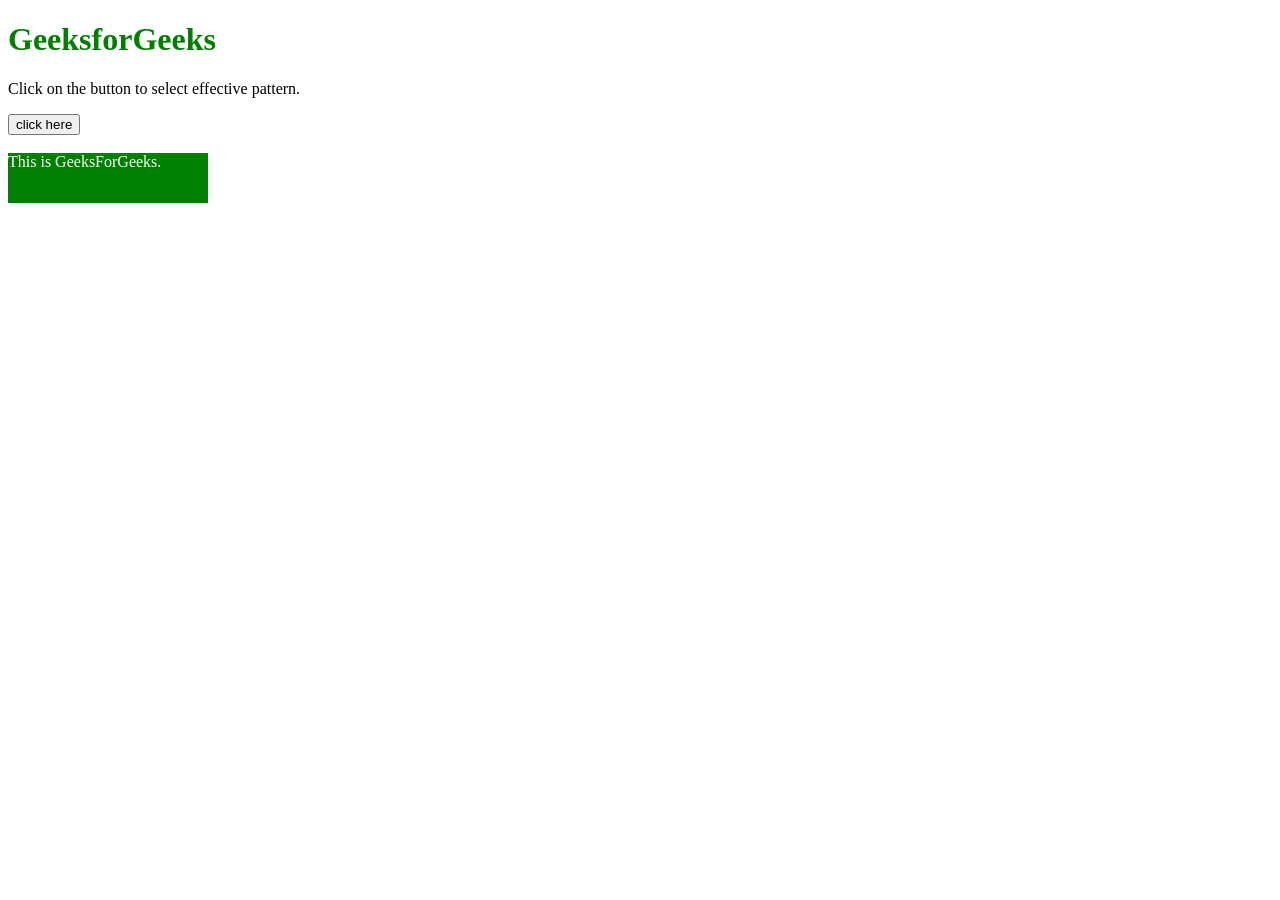
<file: index.html>
<!DOCTYPE html>
<html lang="en">
<head>
    <meta charset="UTF-8">
    <meta http-equiv="X-UA-Compatible" content="IE=edge">
    <meta name="viewport" content="width=device-width, initial-scale=1.0">
    <title>Document</title>
    <link rel="stylesheet" href="./style.css">
</head>
<body>
    <title>
        How to change text color depending
        on background color using JavaScript?
    </title>
    <script src=
    "https://ajax.googleapis.com/ajax/libs/jquery/2.1.1/jquery.min.js">
    </script>
    <style>
        #backG {
            width: 200px;
            height: 50px;
            color: white;
            background: green;
        }
    </style>
    <h1 style="color:green;">
        GeeksforGeeks
    </h1>
    <p id="GFG_UP">
    </p>
    <button onclick="GFG_Fun()">
        click here
    </button>
    <br>
    <br>
    <div id="backG">This is GeeksForGeeks.</div>
    <script>
        var el_up = document.getElementById('GFG_UP');
        var rgbValue = [255, 0, 0];
        el_up.innerHTML =
        "Click on the button to select effective pattern.";

        function getforeGColor(rgb) {
            var cols = rgb.match(/^rgb\((\d+), \s*(\d+), \s*(\d+)\)$/);
            var b = 1;
            var rValue = cols[1];
            var gValue = cols[2];
            var bValue = cols[3];
            var rV = Math.floor((255 - rValue) * b);
            var gV = Math.floor((255 - gValue) * b);
            var bV = Math.floor((255 - bValue) * b);
            return 'rgb(' + rV + ', ' + gV + ', ' + bV + ')';
        }

        function setColor() {
            rgbValue[0] = Math.round(Math.random() * 255);
            rgbValue[1] = Math.round(Math.random() * 255);
            rgbValue[2] = Math.round(Math.random() * 255);
            var color = Math.round(((parseInt(rgbValue[0]) * 299) +
                (parseInt(rgbValue[1]) * 587) +
                (parseInt(rgbValue[2]) * 114)) / 1000);
            var backColor =
                'rgb(' + rgbValue[0] + ', ' + rgbValue[1] + ', '
            + rgbValue[2] + ')';

            var textColor = getforeGColor(backColor);
            $('#backG').css('color', textColor);
            $('#backG').css('background-color', backColor);
        }

        function GFG_Fun() {
            setColor();
        }
    </script>
</body>
</html>
</file>
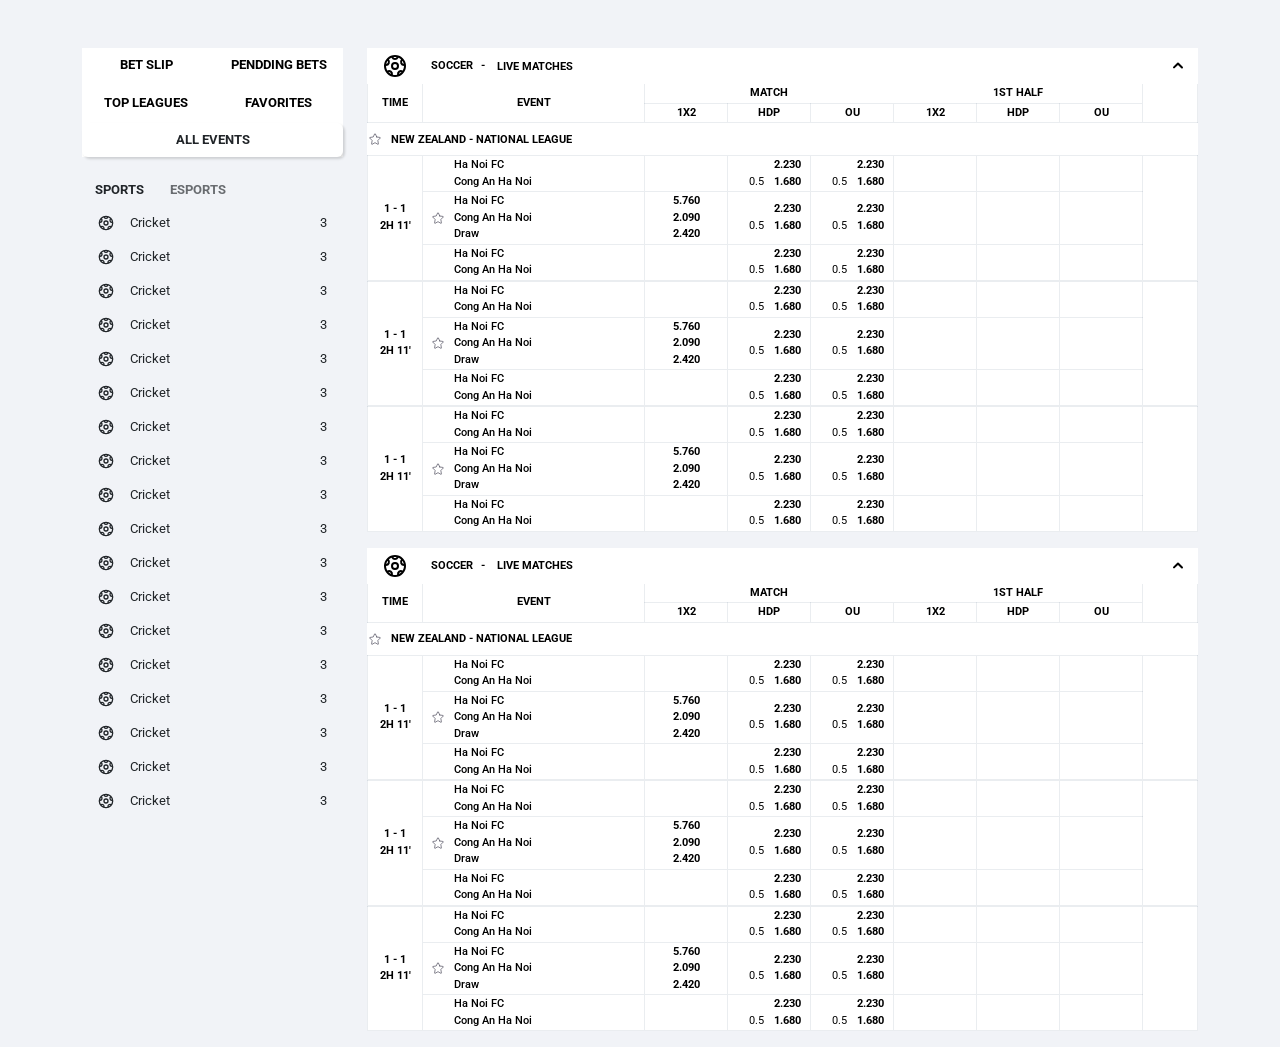
<file: demo-page.html>
<!DOCTYPE html>
<html lang="en">
<head>
    <meta charset="UTF-8">
    <meta http-equiv="X-UA-Compatible" content="IE=edge">
    <meta name="viewport" content="width=device-width, initial-scale=1.0">
    <title>Demo Page</title>

    <link rel="preconnect" href="https://fonts.googleapis.com">
    <link rel="preconnect" href="https://fonts.gstatic.com" crossorigin>
    <link href="https://fonts.googleapis.com/css2?family=Oswald:wght@200;300;400&family=Roboto:ital,wght@0,100;0,300;0,400;0,500;0,700;0,900;1,100;1,300;1,400;1,500;1,700;1,900&display=swap" rel="stylesheet">

    <link rel="stylesheet" href="https://cdn.jsdelivr.net/npm/bootstrap@5.3.0-alpha3/dist/css/bootstrap.min.css">
    <link rel="stylesheet" href="./style/demo-page.css">
</head>
<body>
    <div class="mt-5 container">
        <div class="row">
            <!-- Start :: Left Menu -->
            <div class="col-3">
                <div class="bg-default mb-3 d-flex flex-wrap fw-bold group-buttons">
                    <button class="btn btn-control text-uppercase bg-default bg-0-0--text-0-9">Bet Slip</button>
                    <button class="btn btn-control text-uppercase bg-default bg-0-0--text-0-9">Pendding Bets</button>
                    <button class="btn btn-control text-uppercase bg-default bg-0-0--text-0-9">Top Leagues</button>
                    <button class="btn btn-control text-uppercase bg-default bg-0-0--text-0-9">Favorites</button>
                    <button class="w-100 btn btn-control btn-control--full text-uppercase bg-0-9--text-0-0">All Events</button>
                </div>

                <div class="d-flex fw-bold menu-tab">
                    <button class="btn text-uppercase rounded-top bg-color0-35 text-color1-0">Sports</button>
                    <button class="btn text-uppercase text-color1-0" disabled>Esports</button>
                </div>

                <ul class="list-inline bg-color0-35 text-color0-0 menu">
                    <li class="px-3 d-flex align-items-center justify-content-between menu-item">
                        <div class="d-flex align-items-center">
                            <svg class="me-3 icon" fill="#000000" viewBox="0 0 24 24" xmlns="http://www.w3.org/2000/svg"><g id="SVGRepo_bgCarrier" stroke-width="0"></g><g id="SVGRepo_tracerCarrier" stroke-linecap="round" stroke-linejoin="round"></g><g id="SVGRepo_iconCarrier"><path d="M12,23A11,11,0,1,0,1,12,11.046,11.046,0,0,0,12,23ZM8,20.05a9.029,9.029,0,0,1-2.6-1.956A2,2,0,0,1,8,20.05Zm8,0a2,2,0,0,1,2.6-1.956A8.989,8.989,0,0,1,16,20.05Zm3.369-13.2a9.236,9.236,0,0,1,1.395,3.135A2,2,0,0,1,19.37,6.851Zm-5.745-3.7a1.985,1.985,0,0,1-3.25,0A8.783,8.783,0,0,1,13.625,3.155Zm-9,3.7A2,2,0,0,1,3.235,9.986,8.73,8.73,0,0,1,4.63,6.851ZM5.964,5.344a9.008,9.008,0,0,1,2.459-1.6,3.965,3.965,0,0,0,7.154,0,9.008,9.008,0,0,1,2.459,1.6A3.987,3.987,0,0,0,21,12a8.934,8.934,0,0,1-1.19,4.454,3.976,3.976,0,0,0-5.729,4.293,8.685,8.685,0,0,1-4.162,0A3.976,3.976,0,0,0,4.19,16.454,8.934,8.934,0,0,1,3,12,3.987,3.987,0,0,0,5.964,5.344ZM12,16a4,4,0,1,0-4-4A4,4,0,0,0,12,16Zm0-6a2,2,0,1,1-2,2A2,2,0,0,1,12,10Z"></path></g></svg>
                            <span>Cricket</span>
                        </div>
                        <span class="text-color3-1">3</span>
                    </li>
                    <li class="px-3 d-flex align-items-center justify-content-between menu-item">
                        <div class="d-flex align-items-center">
                            <svg class="me-3 icon" fill="#000000" viewBox="0 0 24 24" xmlns="http://www.w3.org/2000/svg"><g id="SVGRepo_bgCarrier" stroke-width="0"></g><g id="SVGRepo_tracerCarrier" stroke-linecap="round" stroke-linejoin="round"></g><g id="SVGRepo_iconCarrier"><path d="M12,23A11,11,0,1,0,1,12,11.046,11.046,0,0,0,12,23ZM8,20.05a9.029,9.029,0,0,1-2.6-1.956A2,2,0,0,1,8,20.05Zm8,0a2,2,0,0,1,2.6-1.956A8.989,8.989,0,0,1,16,20.05Zm3.369-13.2a9.236,9.236,0,0,1,1.395,3.135A2,2,0,0,1,19.37,6.851Zm-5.745-3.7a1.985,1.985,0,0,1-3.25,0A8.783,8.783,0,0,1,13.625,3.155Zm-9,3.7A2,2,0,0,1,3.235,9.986,8.73,8.73,0,0,1,4.63,6.851ZM5.964,5.344a9.008,9.008,0,0,1,2.459-1.6,3.965,3.965,0,0,0,7.154,0,9.008,9.008,0,0,1,2.459,1.6A3.987,3.987,0,0,0,21,12a8.934,8.934,0,0,1-1.19,4.454,3.976,3.976,0,0,0-5.729,4.293,8.685,8.685,0,0,1-4.162,0A3.976,3.976,0,0,0,4.19,16.454,8.934,8.934,0,0,1,3,12,3.987,3.987,0,0,0,5.964,5.344ZM12,16a4,4,0,1,0-4-4A4,4,0,0,0,12,16Zm0-6a2,2,0,1,1-2,2A2,2,0,0,1,12,10Z"></path></g></svg>
                            <span>Cricket</span>
                        </div>
                        <span class="text-color3-1">3</span>
                    </li>
                    <li class="px-3 d-flex align-items-center justify-content-between menu-item">
                        <div class="d-flex align-items-center">
                            <svg class="me-3 icon" fill="#000000" viewBox="0 0 24 24" xmlns="http://www.w3.org/2000/svg"><g id="SVGRepo_bgCarrier" stroke-width="0"></g><g id="SVGRepo_tracerCarrier" stroke-linecap="round" stroke-linejoin="round"></g><g id="SVGRepo_iconCarrier"><path d="M12,23A11,11,0,1,0,1,12,11.046,11.046,0,0,0,12,23ZM8,20.05a9.029,9.029,0,0,1-2.6-1.956A2,2,0,0,1,8,20.05Zm8,0a2,2,0,0,1,2.6-1.956A8.989,8.989,0,0,1,16,20.05Zm3.369-13.2a9.236,9.236,0,0,1,1.395,3.135A2,2,0,0,1,19.37,6.851Zm-5.745-3.7a1.985,1.985,0,0,1-3.25,0A8.783,8.783,0,0,1,13.625,3.155Zm-9,3.7A2,2,0,0,1,3.235,9.986,8.73,8.73,0,0,1,4.63,6.851ZM5.964,5.344a9.008,9.008,0,0,1,2.459-1.6,3.965,3.965,0,0,0,7.154,0,9.008,9.008,0,0,1,2.459,1.6A3.987,3.987,0,0,0,21,12a8.934,8.934,0,0,1-1.19,4.454,3.976,3.976,0,0,0-5.729,4.293,8.685,8.685,0,0,1-4.162,0A3.976,3.976,0,0,0,4.19,16.454,8.934,8.934,0,0,1,3,12,3.987,3.987,0,0,0,5.964,5.344ZM12,16a4,4,0,1,0-4-4A4,4,0,0,0,12,16Zm0-6a2,2,0,1,1-2,2A2,2,0,0,1,12,10Z"></path></g></svg>
                            <span>Cricket</span>
                        </div>
                        <span class="text-color3-1">3</span>
                    </li>
                    <li class="px-3 d-flex align-items-center justify-content-between menu-item">
                        <div class="d-flex align-items-center">
                            <svg class="me-3 icon" fill="#000000" viewBox="0 0 24 24" xmlns="http://www.w3.org/2000/svg"><g id="SVGRepo_bgCarrier" stroke-width="0"></g><g id="SVGRepo_tracerCarrier" stroke-linecap="round" stroke-linejoin="round"></g><g id="SVGRepo_iconCarrier"><path d="M12,23A11,11,0,1,0,1,12,11.046,11.046,0,0,0,12,23ZM8,20.05a9.029,9.029,0,0,1-2.6-1.956A2,2,0,0,1,8,20.05Zm8,0a2,2,0,0,1,2.6-1.956A8.989,8.989,0,0,1,16,20.05Zm3.369-13.2a9.236,9.236,0,0,1,1.395,3.135A2,2,0,0,1,19.37,6.851Zm-5.745-3.7a1.985,1.985,0,0,1-3.25,0A8.783,8.783,0,0,1,13.625,3.155Zm-9,3.7A2,2,0,0,1,3.235,9.986,8.73,8.73,0,0,1,4.63,6.851ZM5.964,5.344a9.008,9.008,0,0,1,2.459-1.6,3.965,3.965,0,0,0,7.154,0,9.008,9.008,0,0,1,2.459,1.6A3.987,3.987,0,0,0,21,12a8.934,8.934,0,0,1-1.19,4.454,3.976,3.976,0,0,0-5.729,4.293,8.685,8.685,0,0,1-4.162,0A3.976,3.976,0,0,0,4.19,16.454,8.934,8.934,0,0,1,3,12,3.987,3.987,0,0,0,5.964,5.344ZM12,16a4,4,0,1,0-4-4A4,4,0,0,0,12,16Zm0-6a2,2,0,1,1-2,2A2,2,0,0,1,12,10Z"></path></g></svg>
                            <span>Cricket</span>
                        </div>
                        <span class="text-color3-1">3</span>
                    </li>
                    <li class="px-3 d-flex align-items-center justify-content-between menu-item">
                        <div class="d-flex align-items-center">
                            <svg class="me-3 icon" fill="#000000" viewBox="0 0 24 24" xmlns="http://www.w3.org/2000/svg"><g id="SVGRepo_bgCarrier" stroke-width="0"></g><g id="SVGRepo_tracerCarrier" stroke-linecap="round" stroke-linejoin="round"></g><g id="SVGRepo_iconCarrier"><path d="M12,23A11,11,0,1,0,1,12,11.046,11.046,0,0,0,12,23ZM8,20.05a9.029,9.029,0,0,1-2.6-1.956A2,2,0,0,1,8,20.05Zm8,0a2,2,0,0,1,2.6-1.956A8.989,8.989,0,0,1,16,20.05Zm3.369-13.2a9.236,9.236,0,0,1,1.395,3.135A2,2,0,0,1,19.37,6.851Zm-5.745-3.7a1.985,1.985,0,0,1-3.25,0A8.783,8.783,0,0,1,13.625,3.155Zm-9,3.7A2,2,0,0,1,3.235,9.986,8.73,8.73,0,0,1,4.63,6.851ZM5.964,5.344a9.008,9.008,0,0,1,2.459-1.6,3.965,3.965,0,0,0,7.154,0,9.008,9.008,0,0,1,2.459,1.6A3.987,3.987,0,0,0,21,12a8.934,8.934,0,0,1-1.19,4.454,3.976,3.976,0,0,0-5.729,4.293,8.685,8.685,0,0,1-4.162,0A3.976,3.976,0,0,0,4.19,16.454,8.934,8.934,0,0,1,3,12,3.987,3.987,0,0,0,5.964,5.344ZM12,16a4,4,0,1,0-4-4A4,4,0,0,0,12,16Zm0-6a2,2,0,1,1-2,2A2,2,0,0,1,12,10Z"></path></g></svg>
                            <span>Cricket</span>
                        </div>
                        <span class="text-color3-1">3</span>
                    </li>
                    <li class="px-3 d-flex align-items-center justify-content-between menu-item">
                        <div class="d-flex align-items-center">
                            <svg class="me-3 icon" fill="#000000" viewBox="0 0 24 24" xmlns="http://www.w3.org/2000/svg"><g id="SVGRepo_bgCarrier" stroke-width="0"></g><g id="SVGRepo_tracerCarrier" stroke-linecap="round" stroke-linejoin="round"></g><g id="SVGRepo_iconCarrier"><path d="M12,23A11,11,0,1,0,1,12,11.046,11.046,0,0,0,12,23ZM8,20.05a9.029,9.029,0,0,1-2.6-1.956A2,2,0,0,1,8,20.05Zm8,0a2,2,0,0,1,2.6-1.956A8.989,8.989,0,0,1,16,20.05Zm3.369-13.2a9.236,9.236,0,0,1,1.395,3.135A2,2,0,0,1,19.37,6.851Zm-5.745-3.7a1.985,1.985,0,0,1-3.25,0A8.783,8.783,0,0,1,13.625,3.155Zm-9,3.7A2,2,0,0,1,3.235,9.986,8.73,8.73,0,0,1,4.63,6.851ZM5.964,5.344a9.008,9.008,0,0,1,2.459-1.6,3.965,3.965,0,0,0,7.154,0,9.008,9.008,0,0,1,2.459,1.6A3.987,3.987,0,0,0,21,12a8.934,8.934,0,0,1-1.19,4.454,3.976,3.976,0,0,0-5.729,4.293,8.685,8.685,0,0,1-4.162,0A3.976,3.976,0,0,0,4.19,16.454,8.934,8.934,0,0,1,3,12,3.987,3.987,0,0,0,5.964,5.344ZM12,16a4,4,0,1,0-4-4A4,4,0,0,0,12,16Zm0-6a2,2,0,1,1-2,2A2,2,0,0,1,12,10Z"></path></g></svg>
                            <span>Cricket</span>
                        </div>
                        <span class="text-color3-1">3</span>
                    </li>
                    <li class="px-3 d-flex align-items-center justify-content-between menu-item">
                        <div class="d-flex align-items-center">
                            <svg class="me-3 icon" fill="#000000" viewBox="0 0 24 24" xmlns="http://www.w3.org/2000/svg"><g id="SVGRepo_bgCarrier" stroke-width="0"></g><g id="SVGRepo_tracerCarrier" stroke-linecap="round" stroke-linejoin="round"></g><g id="SVGRepo_iconCarrier"><path d="M12,23A11,11,0,1,0,1,12,11.046,11.046,0,0,0,12,23ZM8,20.05a9.029,9.029,0,0,1-2.6-1.956A2,2,0,0,1,8,20.05Zm8,0a2,2,0,0,1,2.6-1.956A8.989,8.989,0,0,1,16,20.05Zm3.369-13.2a9.236,9.236,0,0,1,1.395,3.135A2,2,0,0,1,19.37,6.851Zm-5.745-3.7a1.985,1.985,0,0,1-3.25,0A8.783,8.783,0,0,1,13.625,3.155Zm-9,3.7A2,2,0,0,1,3.235,9.986,8.73,8.73,0,0,1,4.63,6.851ZM5.964,5.344a9.008,9.008,0,0,1,2.459-1.6,3.965,3.965,0,0,0,7.154,0,9.008,9.008,0,0,1,2.459,1.6A3.987,3.987,0,0,0,21,12a8.934,8.934,0,0,1-1.19,4.454,3.976,3.976,0,0,0-5.729,4.293,8.685,8.685,0,0,1-4.162,0A3.976,3.976,0,0,0,4.19,16.454,8.934,8.934,0,0,1,3,12,3.987,3.987,0,0,0,5.964,5.344ZM12,16a4,4,0,1,0-4-4A4,4,0,0,0,12,16Zm0-6a2,2,0,1,1-2,2A2,2,0,0,1,12,10Z"></path></g></svg>
                            <span>Cricket</span>
                        </div>
                        <span class="text-color3-1">3</span>
                    </li>
                    <li class="px-3 d-flex align-items-center justify-content-between menu-item">
                        <div class="d-flex align-items-center">
                            <svg class="me-3 icon" fill="#000000" viewBox="0 0 24 24" xmlns="http://www.w3.org/2000/svg"><g id="SVGRepo_bgCarrier" stroke-width="0"></g><g id="SVGRepo_tracerCarrier" stroke-linecap="round" stroke-linejoin="round"></g><g id="SVGRepo_iconCarrier"><path d="M12,23A11,11,0,1,0,1,12,11.046,11.046,0,0,0,12,23ZM8,20.05a9.029,9.029,0,0,1-2.6-1.956A2,2,0,0,1,8,20.05Zm8,0a2,2,0,0,1,2.6-1.956A8.989,8.989,0,0,1,16,20.05Zm3.369-13.2a9.236,9.236,0,0,1,1.395,3.135A2,2,0,0,1,19.37,6.851Zm-5.745-3.7a1.985,1.985,0,0,1-3.25,0A8.783,8.783,0,0,1,13.625,3.155Zm-9,3.7A2,2,0,0,1,3.235,9.986,8.73,8.73,0,0,1,4.63,6.851ZM5.964,5.344a9.008,9.008,0,0,1,2.459-1.6,3.965,3.965,0,0,0,7.154,0,9.008,9.008,0,0,1,2.459,1.6A3.987,3.987,0,0,0,21,12a8.934,8.934,0,0,1-1.19,4.454,3.976,3.976,0,0,0-5.729,4.293,8.685,8.685,0,0,1-4.162,0A3.976,3.976,0,0,0,4.19,16.454,8.934,8.934,0,0,1,3,12,3.987,3.987,0,0,0,5.964,5.344ZM12,16a4,4,0,1,0-4-4A4,4,0,0,0,12,16Zm0-6a2,2,0,1,1-2,2A2,2,0,0,1,12,10Z"></path></g></svg>
                            <span>Cricket</span>
                        </div>
                        <span class="text-color3-1">3</span>
                    </li>
                    <li class="px-3 d-flex align-items-center justify-content-between menu-item">
                        <div class="d-flex align-items-center">
                            <svg class="me-3 icon" fill="#000000" viewBox="0 0 24 24" xmlns="http://www.w3.org/2000/svg"><g id="SVGRepo_bgCarrier" stroke-width="0"></g><g id="SVGRepo_tracerCarrier" stroke-linecap="round" stroke-linejoin="round"></g><g id="SVGRepo_iconCarrier"><path d="M12,23A11,11,0,1,0,1,12,11.046,11.046,0,0,0,12,23ZM8,20.05a9.029,9.029,0,0,1-2.6-1.956A2,2,0,0,1,8,20.05Zm8,0a2,2,0,0,1,2.6-1.956A8.989,8.989,0,0,1,16,20.05Zm3.369-13.2a9.236,9.236,0,0,1,1.395,3.135A2,2,0,0,1,19.37,6.851Zm-5.745-3.7a1.985,1.985,0,0,1-3.25,0A8.783,8.783,0,0,1,13.625,3.155Zm-9,3.7A2,2,0,0,1,3.235,9.986,8.73,8.73,0,0,1,4.63,6.851ZM5.964,5.344a9.008,9.008,0,0,1,2.459-1.6,3.965,3.965,0,0,0,7.154,0,9.008,9.008,0,0,1,2.459,1.6A3.987,3.987,0,0,0,21,12a8.934,8.934,0,0,1-1.19,4.454,3.976,3.976,0,0,0-5.729,4.293,8.685,8.685,0,0,1-4.162,0A3.976,3.976,0,0,0,4.19,16.454,8.934,8.934,0,0,1,3,12,3.987,3.987,0,0,0,5.964,5.344ZM12,16a4,4,0,1,0-4-4A4,4,0,0,0,12,16Zm0-6a2,2,0,1,1-2,2A2,2,0,0,1,12,10Z"></path></g></svg>
                            <span>Cricket</span>
                        </div>
                        <span class="text-color3-1">3</span>
                    </li>
                    <li class="px-3 d-flex align-items-center justify-content-between menu-item">
                        <div class="d-flex align-items-center">
                            <svg class="me-3 icon" fill="#000000" viewBox="0 0 24 24" xmlns="http://www.w3.org/2000/svg"><g id="SVGRepo_bgCarrier" stroke-width="0"></g><g id="SVGRepo_tracerCarrier" stroke-linecap="round" stroke-linejoin="round"></g><g id="SVGRepo_iconCarrier"><path d="M12,23A11,11,0,1,0,1,12,11.046,11.046,0,0,0,12,23ZM8,20.05a9.029,9.029,0,0,1-2.6-1.956A2,2,0,0,1,8,20.05Zm8,0a2,2,0,0,1,2.6-1.956A8.989,8.989,0,0,1,16,20.05Zm3.369-13.2a9.236,9.236,0,0,1,1.395,3.135A2,2,0,0,1,19.37,6.851Zm-5.745-3.7a1.985,1.985,0,0,1-3.25,0A8.783,8.783,0,0,1,13.625,3.155Zm-9,3.7A2,2,0,0,1,3.235,9.986,8.73,8.73,0,0,1,4.63,6.851ZM5.964,5.344a9.008,9.008,0,0,1,2.459-1.6,3.965,3.965,0,0,0,7.154,0,9.008,9.008,0,0,1,2.459,1.6A3.987,3.987,0,0,0,21,12a8.934,8.934,0,0,1-1.19,4.454,3.976,3.976,0,0,0-5.729,4.293,8.685,8.685,0,0,1-4.162,0A3.976,3.976,0,0,0,4.19,16.454,8.934,8.934,0,0,1,3,12,3.987,3.987,0,0,0,5.964,5.344ZM12,16a4,4,0,1,0-4-4A4,4,0,0,0,12,16Zm0-6a2,2,0,1,1-2,2A2,2,0,0,1,12,10Z"></path></g></svg>
                            <span>Cricket</span>
                        </div>
                        <span class="text-color3-1">3</span>
                    </li>
                    <li class="px-3 d-flex align-items-center justify-content-between menu-item">
                        <div class="d-flex align-items-center">
                            <svg class="me-3 icon" fill="#000000" viewBox="0 0 24 24" xmlns="http://www.w3.org/2000/svg"><g id="SVGRepo_bgCarrier" stroke-width="0"></g><g id="SVGRepo_tracerCarrier" stroke-linecap="round" stroke-linejoin="round"></g><g id="SVGRepo_iconCarrier"><path d="M12,23A11,11,0,1,0,1,12,11.046,11.046,0,0,0,12,23ZM8,20.05a9.029,9.029,0,0,1-2.6-1.956A2,2,0,0,1,8,20.05Zm8,0a2,2,0,0,1,2.6-1.956A8.989,8.989,0,0,1,16,20.05Zm3.369-13.2a9.236,9.236,0,0,1,1.395,3.135A2,2,0,0,1,19.37,6.851Zm-5.745-3.7a1.985,1.985,0,0,1-3.25,0A8.783,8.783,0,0,1,13.625,3.155Zm-9,3.7A2,2,0,0,1,3.235,9.986,8.73,8.73,0,0,1,4.63,6.851ZM5.964,5.344a9.008,9.008,0,0,1,2.459-1.6,3.965,3.965,0,0,0,7.154,0,9.008,9.008,0,0,1,2.459,1.6A3.987,3.987,0,0,0,21,12a8.934,8.934,0,0,1-1.19,4.454,3.976,3.976,0,0,0-5.729,4.293,8.685,8.685,0,0,1-4.162,0A3.976,3.976,0,0,0,4.19,16.454,8.934,8.934,0,0,1,3,12,3.987,3.987,0,0,0,5.964,5.344ZM12,16a4,4,0,1,0-4-4A4,4,0,0,0,12,16Zm0-6a2,2,0,1,1-2,2A2,2,0,0,1,12,10Z"></path></g></svg>
                            <span>Cricket</span>
                        </div>
                        <span class="text-color3-1">3</span>
                    </li>
                    <li class="px-3 d-flex align-items-center justify-content-between menu-item">
                        <div class="d-flex align-items-center">
                            <svg class="me-3 icon" fill="#000000" viewBox="0 0 24 24" xmlns="http://www.w3.org/2000/svg"><g id="SVGRepo_bgCarrier" stroke-width="0"></g><g id="SVGRepo_tracerCarrier" stroke-linecap="round" stroke-linejoin="round"></g><g id="SVGRepo_iconCarrier"><path d="M12,23A11,11,0,1,0,1,12,11.046,11.046,0,0,0,12,23ZM8,20.05a9.029,9.029,0,0,1-2.6-1.956A2,2,0,0,1,8,20.05Zm8,0a2,2,0,0,1,2.6-1.956A8.989,8.989,0,0,1,16,20.05Zm3.369-13.2a9.236,9.236,0,0,1,1.395,3.135A2,2,0,0,1,19.37,6.851Zm-5.745-3.7a1.985,1.985,0,0,1-3.25,0A8.783,8.783,0,0,1,13.625,3.155Zm-9,3.7A2,2,0,0,1,3.235,9.986,8.73,8.73,0,0,1,4.63,6.851ZM5.964,5.344a9.008,9.008,0,0,1,2.459-1.6,3.965,3.965,0,0,0,7.154,0,9.008,9.008,0,0,1,2.459,1.6A3.987,3.987,0,0,0,21,12a8.934,8.934,0,0,1-1.19,4.454,3.976,3.976,0,0,0-5.729,4.293,8.685,8.685,0,0,1-4.162,0A3.976,3.976,0,0,0,4.19,16.454,8.934,8.934,0,0,1,3,12,3.987,3.987,0,0,0,5.964,5.344ZM12,16a4,4,0,1,0-4-4A4,4,0,0,0,12,16Zm0-6a2,2,0,1,1-2,2A2,2,0,0,1,12,10Z"></path></g></svg>
                            <span>Cricket</span>
                        </div>
                        <span class="text-color3-1">3</span>
                    </li>
                    <li class="px-3 d-flex align-items-center justify-content-between menu-item">
                        <div class="d-flex align-items-center">
                            <svg class="me-3 icon" fill="#000000" viewBox="0 0 24 24" xmlns="http://www.w3.org/2000/svg"><g id="SVGRepo_bgCarrier" stroke-width="0"></g><g id="SVGRepo_tracerCarrier" stroke-linecap="round" stroke-linejoin="round"></g><g id="SVGRepo_iconCarrier"><path d="M12,23A11,11,0,1,0,1,12,11.046,11.046,0,0,0,12,23ZM8,20.05a9.029,9.029,0,0,1-2.6-1.956A2,2,0,0,1,8,20.05Zm8,0a2,2,0,0,1,2.6-1.956A8.989,8.989,0,0,1,16,20.05Zm3.369-13.2a9.236,9.236,0,0,1,1.395,3.135A2,2,0,0,1,19.37,6.851Zm-5.745-3.7a1.985,1.985,0,0,1-3.25,0A8.783,8.783,0,0,1,13.625,3.155Zm-9,3.7A2,2,0,0,1,3.235,9.986,8.73,8.73,0,0,1,4.63,6.851ZM5.964,5.344a9.008,9.008,0,0,1,2.459-1.6,3.965,3.965,0,0,0,7.154,0,9.008,9.008,0,0,1,2.459,1.6A3.987,3.987,0,0,0,21,12a8.934,8.934,0,0,1-1.19,4.454,3.976,3.976,0,0,0-5.729,4.293,8.685,8.685,0,0,1-4.162,0A3.976,3.976,0,0,0,4.19,16.454,8.934,8.934,0,0,1,3,12,3.987,3.987,0,0,0,5.964,5.344ZM12,16a4,4,0,1,0-4-4A4,4,0,0,0,12,16Zm0-6a2,2,0,1,1-2,2A2,2,0,0,1,12,10Z"></path></g></svg>
                            <span>Cricket</span>
                        </div>
                        <span class="text-color3-1">3</span>
                    </li>
                    <li class="px-3 d-flex align-items-center justify-content-between menu-item">
                        <div class="d-flex align-items-center">
                            <svg class="me-3 icon" fill="#000000" viewBox="0 0 24 24" xmlns="http://www.w3.org/2000/svg"><g id="SVGRepo_bgCarrier" stroke-width="0"></g><g id="SVGRepo_tracerCarrier" stroke-linecap="round" stroke-linejoin="round"></g><g id="SVGRepo_iconCarrier"><path d="M12,23A11,11,0,1,0,1,12,11.046,11.046,0,0,0,12,23ZM8,20.05a9.029,9.029,0,0,1-2.6-1.956A2,2,0,0,1,8,20.05Zm8,0a2,2,0,0,1,2.6-1.956A8.989,8.989,0,0,1,16,20.05Zm3.369-13.2a9.236,9.236,0,0,1,1.395,3.135A2,2,0,0,1,19.37,6.851Zm-5.745-3.7a1.985,1.985,0,0,1-3.25,0A8.783,8.783,0,0,1,13.625,3.155Zm-9,3.7A2,2,0,0,1,3.235,9.986,8.73,8.73,0,0,1,4.63,6.851ZM5.964,5.344a9.008,9.008,0,0,1,2.459-1.6,3.965,3.965,0,0,0,7.154,0,9.008,9.008,0,0,1,2.459,1.6A3.987,3.987,0,0,0,21,12a8.934,8.934,0,0,1-1.19,4.454,3.976,3.976,0,0,0-5.729,4.293,8.685,8.685,0,0,1-4.162,0A3.976,3.976,0,0,0,4.19,16.454,8.934,8.934,0,0,1,3,12,3.987,3.987,0,0,0,5.964,5.344ZM12,16a4,4,0,1,0-4-4A4,4,0,0,0,12,16Zm0-6a2,2,0,1,1-2,2A2,2,0,0,1,12,10Z"></path></g></svg>
                            <span>Cricket</span>
                        </div>
                        <span class="text-color3-1">3</span>
                    </li>
                    <li class="px-3 d-flex align-items-center justify-content-between menu-item">
                        <div class="d-flex align-items-center">
                            <svg class="me-3 icon" fill="#000000" viewBox="0 0 24 24" xmlns="http://www.w3.org/2000/svg"><g id="SVGRepo_bgCarrier" stroke-width="0"></g><g id="SVGRepo_tracerCarrier" stroke-linecap="round" stroke-linejoin="round"></g><g id="SVGRepo_iconCarrier"><path d="M12,23A11,11,0,1,0,1,12,11.046,11.046,0,0,0,12,23ZM8,20.05a9.029,9.029,0,0,1-2.6-1.956A2,2,0,0,1,8,20.05Zm8,0a2,2,0,0,1,2.6-1.956A8.989,8.989,0,0,1,16,20.05Zm3.369-13.2a9.236,9.236,0,0,1,1.395,3.135A2,2,0,0,1,19.37,6.851Zm-5.745-3.7a1.985,1.985,0,0,1-3.25,0A8.783,8.783,0,0,1,13.625,3.155Zm-9,3.7A2,2,0,0,1,3.235,9.986,8.73,8.73,0,0,1,4.63,6.851ZM5.964,5.344a9.008,9.008,0,0,1,2.459-1.6,3.965,3.965,0,0,0,7.154,0,9.008,9.008,0,0,1,2.459,1.6A3.987,3.987,0,0,0,21,12a8.934,8.934,0,0,1-1.19,4.454,3.976,3.976,0,0,0-5.729,4.293,8.685,8.685,0,0,1-4.162,0A3.976,3.976,0,0,0,4.19,16.454,8.934,8.934,0,0,1,3,12,3.987,3.987,0,0,0,5.964,5.344ZM12,16a4,4,0,1,0-4-4A4,4,0,0,0,12,16Zm0-6a2,2,0,1,1-2,2A2,2,0,0,1,12,10Z"></path></g></svg>
                            <span>Cricket</span>
                        </div>
                        <span class="text-color3-1">3</span>
                    </li>
                    <li class="px-3 d-flex align-items-center justify-content-between menu-item">
                        <div class="d-flex align-items-center">
                            <svg class="me-3 icon" fill="#000000" viewBox="0 0 24 24" xmlns="http://www.w3.org/2000/svg"><g id="SVGRepo_bgCarrier" stroke-width="0"></g><g id="SVGRepo_tracerCarrier" stroke-linecap="round" stroke-linejoin="round"></g><g id="SVGRepo_iconCarrier"><path d="M12,23A11,11,0,1,0,1,12,11.046,11.046,0,0,0,12,23ZM8,20.05a9.029,9.029,0,0,1-2.6-1.956A2,2,0,0,1,8,20.05Zm8,0a2,2,0,0,1,2.6-1.956A8.989,8.989,0,0,1,16,20.05Zm3.369-13.2a9.236,9.236,0,0,1,1.395,3.135A2,2,0,0,1,19.37,6.851Zm-5.745-3.7a1.985,1.985,0,0,1-3.25,0A8.783,8.783,0,0,1,13.625,3.155Zm-9,3.7A2,2,0,0,1,3.235,9.986,8.73,8.73,0,0,1,4.63,6.851ZM5.964,5.344a9.008,9.008,0,0,1,2.459-1.6,3.965,3.965,0,0,0,7.154,0,9.008,9.008,0,0,1,2.459,1.6A3.987,3.987,0,0,0,21,12a8.934,8.934,0,0,1-1.19,4.454,3.976,3.976,0,0,0-5.729,4.293,8.685,8.685,0,0,1-4.162,0A3.976,3.976,0,0,0,4.19,16.454,8.934,8.934,0,0,1,3,12,3.987,3.987,0,0,0,5.964,5.344ZM12,16a4,4,0,1,0-4-4A4,4,0,0,0,12,16Zm0-6a2,2,0,1,1-2,2A2,2,0,0,1,12,10Z"></path></g></svg>
                            <span>Cricket</span>
                        </div>
                        <span class="text-color3-1">3</span>
                    </li>
                    <li class="px-3 d-flex align-items-center justify-content-between menu-item">
                        <div class="d-flex align-items-center">
                            <svg class="me-3 icon" fill="#000000" viewBox="0 0 24 24" xmlns="http://www.w3.org/2000/svg"><g id="SVGRepo_bgCarrier" stroke-width="0"></g><g id="SVGRepo_tracerCarrier" stroke-linecap="round" stroke-linejoin="round"></g><g id="SVGRepo_iconCarrier"><path d="M12,23A11,11,0,1,0,1,12,11.046,11.046,0,0,0,12,23ZM8,20.05a9.029,9.029,0,0,1-2.6-1.956A2,2,0,0,1,8,20.05Zm8,0a2,2,0,0,1,2.6-1.956A8.989,8.989,0,0,1,16,20.05Zm3.369-13.2a9.236,9.236,0,0,1,1.395,3.135A2,2,0,0,1,19.37,6.851Zm-5.745-3.7a1.985,1.985,0,0,1-3.25,0A8.783,8.783,0,0,1,13.625,3.155Zm-9,3.7A2,2,0,0,1,3.235,9.986,8.73,8.73,0,0,1,4.63,6.851ZM5.964,5.344a9.008,9.008,0,0,1,2.459-1.6,3.965,3.965,0,0,0,7.154,0,9.008,9.008,0,0,1,2.459,1.6A3.987,3.987,0,0,0,21,12a8.934,8.934,0,0,1-1.19,4.454,3.976,3.976,0,0,0-5.729,4.293,8.685,8.685,0,0,1-4.162,0A3.976,3.976,0,0,0,4.19,16.454,8.934,8.934,0,0,1,3,12,3.987,3.987,0,0,0,5.964,5.344ZM12,16a4,4,0,1,0-4-4A4,4,0,0,0,12,16Zm0-6a2,2,0,1,1-2,2A2,2,0,0,1,12,10Z"></path></g></svg>
                            <span>Cricket</span>
                        </div>
                        <span class="text-color3-1">3</span>
                    </li>
                    <li class="px-3 d-flex align-items-center justify-content-between menu-item">
                        <div class="d-flex align-items-center">
                            <svg class="me-3 icon" fill="#000000" viewBox="0 0 24 24" xmlns="http://www.w3.org/2000/svg"><g id="SVGRepo_bgCarrier" stroke-width="0"></g><g id="SVGRepo_tracerCarrier" stroke-linecap="round" stroke-linejoin="round"></g><g id="SVGRepo_iconCarrier"><path d="M12,23A11,11,0,1,0,1,12,11.046,11.046,0,0,0,12,23ZM8,20.05a9.029,9.029,0,0,1-2.6-1.956A2,2,0,0,1,8,20.05Zm8,0a2,2,0,0,1,2.6-1.956A8.989,8.989,0,0,1,16,20.05Zm3.369-13.2a9.236,9.236,0,0,1,1.395,3.135A2,2,0,0,1,19.37,6.851Zm-5.745-3.7a1.985,1.985,0,0,1-3.25,0A8.783,8.783,0,0,1,13.625,3.155Zm-9,3.7A2,2,0,0,1,3.235,9.986,8.73,8.73,0,0,1,4.63,6.851ZM5.964,5.344a9.008,9.008,0,0,1,2.459-1.6,3.965,3.965,0,0,0,7.154,0,9.008,9.008,0,0,1,2.459,1.6A3.987,3.987,0,0,0,21,12a8.934,8.934,0,0,1-1.19,4.454,3.976,3.976,0,0,0-5.729,4.293,8.685,8.685,0,0,1-4.162,0A3.976,3.976,0,0,0,4.19,16.454,8.934,8.934,0,0,1,3,12,3.987,3.987,0,0,0,5.964,5.344ZM12,16a4,4,0,1,0-4-4A4,4,0,0,0,12,16Zm0-6a2,2,0,1,1-2,2A2,2,0,0,1,12,10Z"></path></g></svg>
                            <span>Cricket</span>
                        </div>
                        <span class="text-color3-1">3</span>
                    </li>
                </ul>
            </div>
            <!-- End :: Left Menu -->


            <!-- Start :: Main Content -->
            <div class="col-9">

                <div class="bg-default mb-3 group-event group-event--live">
                    <!-- Start :: Event Groups Title -->
                    <div class="pe-2 d-flex align-items-center justify-content-between bg-default bg-0-0--text-0-9 rounded-top overflow-hidden fw-bold text-uppercase group-event__title">
                        <div class="d-flex align-items-center">
                            <div class="me-2 px-3 bg-0-3--text-0-8 sport-icon">
                                <svg class="icon" fill="#000000" viewBox="0 0 24 24" xmlns="http://www.w3.org/2000/svg"><g id="SVGRepo_bgCarrier" stroke-width="0"></g><g id="SVGRepo_tracerCarrier" stroke-linecap="round" stroke-linejoin="round"></g><g id="SVGRepo_iconCarrier"><path d="M12,23A11,11,0,1,0,1,12,11.046,11.046,0,0,0,12,23ZM8,20.05a9.029,9.029,0,0,1-2.6-1.956A2,2,0,0,1,8,20.05Zm8,0a2,2,0,0,1,2.6-1.956A8.989,8.989,0,0,1,16,20.05Zm3.369-13.2a9.236,9.236,0,0,1,1.395,3.135A2,2,0,0,1,19.37,6.851Zm-5.745-3.7a1.985,1.985,0,0,1-3.25,0A8.783,8.783,0,0,1,13.625,3.155Zm-9,3.7A2,2,0,0,1,3.235,9.986,8.73,8.73,0,0,1,4.63,6.851ZM5.964,5.344a9.008,9.008,0,0,1,2.459-1.6,3.965,3.965,0,0,0,7.154,0,9.008,9.008,0,0,1,2.459,1.6A3.987,3.987,0,0,0,21,12a8.934,8.934,0,0,1-1.19,4.454,3.976,3.976,0,0,0-5.729,4.293,8.685,8.685,0,0,1-4.162,0A3.976,3.976,0,0,0,4.19,16.454,8.934,8.934,0,0,1,3,12,3.987,3.987,0,0,0,5.964,5.344ZM12,16a4,4,0,1,0-4-4A4,4,0,0,0,12,16Zm0-6a2,2,0,1,1-2,2A2,2,0,0,1,12,10Z"></path></g></svg>
                            </div>

                            <span>soccer</span>
                            <span class="mx-2 ">-</span>
                            <div class="p-1 d-inline-block bg-2-0--text-0-9 line-height-1 group-event__type">live matches</div>
                        </div>

                        <svg class="icon" fill="#000000" viewBox="0 0 24 24" xmlns="http://www.w3.org/2000/svg"><g id="SVGRepo_bgCarrier" stroke-width="0"></g><g id="SVGRepo_tracerCarrier" stroke-linecap="round" stroke-linejoin="round"></g><g id="SVGRepo_iconCarrier"> <g data-name="Layer 2"> <g data-name="chevron-up"> <rect width="24" height="24" transform="rotate(180 12 12)" opacity="0"></rect> <path d="M16 14.5a1 1 0 0 1-.71-.29L12 10.9l-3.3 3.18a1 1 0 0 1-1.41 0 1 1 0 0 1 0-1.42l4-3.86a1 1 0 0 1 1.4 0l4 4a1 1 0 0 1 0 1.42 1 1 0 0 1-.69.28z"></path> </g> </g> </g></svg>
                    </div>

                    <!-- Start :: Event Group Header -->
                    <table class="w-100 fw-bold text-center text-uppercase bg-0-9--text-0-0 border-left border-right border-bottom group-event__header">
                        <tbody>
                            <tr>
                                <td rowspan="2" class="time-column">time</td>
                                <td rowspan="2" class="border-right border-left opponent-column">event</td>
                                <td colspan="3" class="border-bottom bet-group-column">match</td>
                                <td colspan="3" class="border-bottom bet-group-column">1st half</td>
                                <td rowspan="2" class="border-left more-market-column"></td>
                            </tr>
                            <tr>
                                <td class="bet-type-column">1x2</td>
                                <td class="border-left border-right bet-type-column">hdp</td>
                                <td class="bet-type-column">ou</td>
                                <td class="bet-type-column border-left border-right bet-type-column">1x2</td>
                                <td class="border-right bet-type-column">hdp</td>
                                <td class="bet-type-column">ou</td>
                            </tr>
                        </tbody>
                    </table>

                    <div class="py-2 d-flex align-items-center text-color1-0 fw-bold line-height-1 league-event-header">
                        <svg class="me-2 icon" viewBox="0 0 24 24" fill="none" xmlns="http://www.w3.org/2000/svg"><g id="SVGRepo_bgCarrier" stroke-width="0"></g><g id="SVGRepo_tracerCarrier" stroke-linecap="round" stroke-linejoin="round"></g><g id="SVGRepo_iconCarrier"><path d="M14.65 8.93274L12.4852 4.30901C12.2923 3.89699 11.7077 3.897 11.5148 4.30902L9.35002 8.93274L4.45559 9.68243C4.02435 9.74848 3.84827 10.2758 4.15292 10.5888L7.71225 14.2461L6.87774 19.3749C6.80571 19.8176 7.27445 20.1487 7.66601 19.9317L12 17.5299L16.334 19.9317C16.7256 20.1487 17.1943 19.8176 17.1223 19.3749L16.2878 14.2461L19.8471 10.5888C20.1517 10.2758 19.9756 9.74848 19.5444 9.68243L14.65 8.93274Z" stroke="#464455" stroke-linecap="round" stroke-linejoin="round"></path></g></svg>
                        <span>NEW ZEALAND - NATIONAL LEAGUE </span>
                    </div>

                    <!-- Start :: List Events -->
                    <table class="bg-default bg-2-7--text-0-0 border-top border-left border-right w-100 border-bottom fw-bold bg-color2-30 group-events">
                        <tbody class="bg-2-8--text-2-0">
                            <tr class="border-bottom">
                                <td rowspan="3" class="bg-2-8--text-2-0 text-center time-column">
                                    <div>1 - 1</div>
                                    <div>2H 11'</div>
                                </td>
                                <td class="border-left favorite-column"></td>
                                <td class="border-right opponent-column">
                                    <div class="text-row bg-2-8--text-4-0">Ha Noi FC</div>
                                    <div class="text-row bg-2-8--text-5-0">Cong An Ha Noi</div>
                                </td>

                                <!-- Match -->
                                <td class="text-center bet-type-column">
                                    <div class="text-row"></div>
                                    <div class="text-row"></div>
                                </td>
                                <td class="bg-2-8--text-0-0 text-center border-left border-right bet-type-column">
                                    <div class="d-flex text-row odd-number">
                                        <span class="flex-1 text-end fw-normal handicap-number"></span>
                                        <span class="flex-1 text-start number">2.230</span>
                                    </div>
                                    <div class="d-flex text-row odd-number">
                                        <span class="flex-1 text-end fw-normal handicap-number">0.5</span>
                                        <span class="flex-1 text-start number">1.680</span>
                                    </div>
                                </td>
                                <td class="bg-2-8--text-0-0 text-center border-right bet-type-column">
                                    <div class="d-flex text-row odd-number">
                                        <span class="flex-1 text-end fw-normal handicap-number"></span>
                                        <span class="flex-1 text-start number">2.230</span>
                                    </div>
                                    <div class="d-flex text-row odd-number">
                                        <span class="flex-1 text-end fw-normal handicap-number">0.5</span>
                                        <span class="flex-1 text-start number">1.680</span>
                                    </div>
                                </td>
                                <!-- First Half -->
                                <td class="text-center bet-type-column"></td>
                                <td class="text-center border-left border-right bet-type-column"></td>
                                <td class="text-center bet-type-column"></td>

                                <td rowspan="3" class="border-left more-market-column"></td>
                            </tr>
                            <tr class="border-bottom">
                                <td class="text-center border-left favorite-column">
                                    <svg class="icon" viewBox="0 0 24 24" fill="none" xmlns="http://www.w3.org/2000/svg"><g id="SVGRepo_bgCarrier" stroke-width="0"></g><g id="SVGRepo_tracerCarrier" stroke-linecap="round" stroke-linejoin="round"></g><g id="SVGRepo_iconCarrier"><path d="M14.65 8.93274L12.4852 4.30901C12.2923 3.89699 11.7077 3.897 11.5148 4.30902L9.35002 8.93274L4.45559 9.68243C4.02435 9.74848 3.84827 10.2758 4.15292 10.5888L7.71225 14.2461L6.87774 19.3749C6.80571 19.8176 7.27445 20.1487 7.66601 19.9317L12 17.5299L16.334 19.9317C16.7256 20.1487 17.1943 19.8176 17.1223 19.3749L16.2878 14.2461L19.8471 10.5888C20.1517 10.2758 19.9756 9.74848 19.5444 9.68243L14.65 8.93274Z" stroke="#464455" stroke-linecap="round" stroke-linejoin="round"></path></g></svg>
                                </td>
                                <td class="border-right opponent-column">
                                    <div class="text-row bg-2-8--text-4-0">Ha Noi FC</div>
                                    <div class="text-row bg-2-8--text-5-0">Cong An Ha Noi</div>
                                    <div class="text-row bg-2-8--text-3-0">Draw</div>
                                </td>
                                <!-- Match -->
                                <td class="bg-2-8--text-0-0 text-center bet-type-column">
                                    <div class="text-row">5.760</div>
                                    <div class="text-row">2.090</div>
                                    <div class="text-row">2.420</div>
                                </td>
                                <td class="bg-2-8--text-0-0 text-center border-left border-right bet-type-column">
                                    <div class="d-flex text-row odd-number">
                                        <span class="flex-1 text-end fw-normal handicap-number"></span>
                                        <span class="flex-1 text-start number">2.230</span>
                                    </div>
                                    <div class="bg-2-8--text-0-0 d-flex text-row odd-number">
                                        <span class="flex-1 text-end fw-normal handicap-number">0.5</span>
                                        <span class="flex-1 text-start number">1.680</span>
                                    </div>
                                    <div class="text-row"></div>
                                </td>
                                <td class="bg-2-8--text-0-0 text-center border-right bet-type-column">
                                    <div class="d-flex text-row odd-number">
                                        <span class="flex-1 text-end fw-normal handicap-number"></span>
                                        <span class="flex-1 text-start number">2.230</span>
                                    </div>
                                    <div class="bg-2-8--text-0-0 d-flex text-row odd-number">
                                        <span class="flex-1 text-end fw-normal handicap-number">0.5</span>
                                        <span class="flex-1 text-start number">1.680</span>
                                    </div>
                                    <div class="text-row"></div>
                                </td>
                                <!-- First Half -->
                                <td class="text-center bet-type-column"></td>
                                <td class="text-center border-left border-right bet-type-column"></td>
                                <td class="text-center bet-type-column"></td>

                            </tr>
                            <tr class="border-bottom">
                                <td class="border-left favorite-column"></td>
                                <td class="border-right opponent-column">
                                    <div class="text-row bg-2-8--text-4-0">Ha Noi FC</div>
                                    <div class="text-row bg-2-8--text-5-0">Cong An Ha Noi</div>
                                </td>

                                <!-- Match -->
                                <td class="text-center bet-type-column">
                                    <div class="text-row"></div>
                                    <div class="text-row"></div>
                                </td>
                                <td class="bg-2-8--text-0-0 text-center border-left border-right bet-type-column">
                                    <div class="d-flex text-row odd-number">
                                        <span class="flex-1 text-end fw-normal handicap-number"></span>
                                        <span class="flex-1 text-start number">2.230</span>
                                    </div>
                                    <div class="d-flex text-row odd-number">
                                        <span class="flex-1 text-end fw-normal handicap-number">0.5</span>
                                        <span class="flex-1 text-start number">1.680</span>
                                    </div>
                                </td>
                                <td class="bg-2-8--text-0-0 text-center border-right bet-type-column">
                                    <div class="d-flex text-row odd-number">
                                        <span class="flex-1 text-end fw-normal handicap-number"></span>
                                        <span class="flex-1 text-start number">2.230</span>
                                    </div>
                                    <div class="d-flex text-row odd-number">
                                        <span class="flex-1 text-end fw-normal handicap-number">0.5</span>
                                        <span class="flex-1 text-start number">1.680</span>
                                    </div>
                                </td>
                                <!-- First Half -->
                                <td class="text-center bet-type-column"></td>
                                <td class="text-center border-left border-right bet-type-column"></td>
                                <td class="text-center bet-type-column"></td>
                            </tr>
                        </tbody>
                    </table>
                    <table class="bg-default bg-2-7--text-0-0 border-top border-left border-right w-100 border-bottom fw-bold bg-color2-30 group-events">
                        <tbody class="bg-2-8--text-2-0">
                            <tr class="border-bottom">
                                <td rowspan="3" class="bg-2-8--text-2-0 text-center time-column">
                                    <div>1 - 1</div>
                                    <div>2H 11'</div>
                                </td>
                                <td class="border-left favorite-column"></td>
                                <td class="border-right opponent-column">
                                    <div class="text-row bg-2-8--text-4-0">Ha Noi FC</div>
                                    <div class="text-row bg-2-8--text-5-0">Cong An Ha Noi</div>
                                </td>

                                <!-- Match -->
                                <td class="text-center bet-type-column">
                                    <div class="text-row"></div>
                                    <div class="text-row"></div>
                                </td>
                                <td class="bg-2-8--text-0-0 text-center border-left border-right bet-type-column">
                                    <div class="d-flex text-row odd-number">
                                        <span class="flex-1 text-end fw-normal handicap-number"></span>
                                        <span class="flex-1 text-start number">2.230</span>
                                    </div>
                                    <div class="d-flex text-row odd-number">
                                        <span class="flex-1 text-end fw-normal handicap-number">0.5</span>
                                        <span class="flex-1 text-start number">1.680</span>
                                    </div>
                                </td>
                                <td class="bg-2-8--text-0-0 text-center border-right bet-type-column">
                                    <div class="d-flex text-row odd-number">
                                        <span class="flex-1 text-end fw-normal handicap-number"></span>
                                        <span class="flex-1 text-start number">2.230</span>
                                    </div>
                                    <div class="d-flex text-row odd-number">
                                        <span class="flex-1 text-end fw-normal handicap-number">0.5</span>
                                        <span class="flex-1 text-start number">1.680</span>
                                    </div>
                                </td>
                                <!-- First Half -->
                                <td class="text-center bet-type-column"></td>
                                <td class="text-center border-left border-right bet-type-column"></td>
                                <td class="text-center bet-type-column"></td>

                                <td rowspan="3" class="border-left more-market-column"></td>
                            </tr>
                            <tr class="border-bottom">
                                <td class="text-center border-left favorite-column">
                                    <svg class="icon" viewBox="0 0 24 24" fill="none" xmlns="http://www.w3.org/2000/svg"><g id="SVGRepo_bgCarrier" stroke-width="0"></g><g id="SVGRepo_tracerCarrier" stroke-linecap="round" stroke-linejoin="round"></g><g id="SVGRepo_iconCarrier"><path d="M14.65 8.93274L12.4852 4.30901C12.2923 3.89699 11.7077 3.897 11.5148 4.30902L9.35002 8.93274L4.45559 9.68243C4.02435 9.74848 3.84827 10.2758 4.15292 10.5888L7.71225 14.2461L6.87774 19.3749C6.80571 19.8176 7.27445 20.1487 7.66601 19.9317L12 17.5299L16.334 19.9317C16.7256 20.1487 17.1943 19.8176 17.1223 19.3749L16.2878 14.2461L19.8471 10.5888C20.1517 10.2758 19.9756 9.74848 19.5444 9.68243L14.65 8.93274Z" stroke="#464455" stroke-linecap="round" stroke-linejoin="round"></path></g></svg>
                                </td>
                                <td class="border-right opponent-column">
                                    <div class="text-row bg-2-8--text-4-0">Ha Noi FC</div>
                                    <div class="text-row bg-2-8--text-5-0">Cong An Ha Noi</div>
                                    <div class="text-row bg-2-8--text-3-0">Draw</div>
                                </td>
                                <!-- Match -->
                                <td class="bg-2-8--text-0-0 text-center bet-type-column">
                                    <div class="text-row">5.760</div>
                                    <div class="text-row">2.090</div>
                                    <div class="text-row">2.420</div>
                                </td>
                                <td class="bg-2-8--text-0-0 text-center border-left border-right bet-type-column">
                                    <div class="d-flex text-row odd-number">
                                        <span class="flex-1 text-end fw-normal handicap-number"></span>
                                        <span class="flex-1 text-start number">2.230</span>
                                    </div>
                                    <div class="bg-2-8--text-0-0 d-flex text-row odd-number">
                                        <span class="flex-1 text-end fw-normal handicap-number">0.5</span>
                                        <span class="flex-1 text-start number">1.680</span>
                                    </div>
                                    <div class="text-row"></div>
                                </td>
                                <td class="bg-2-8--text-0-0 text-center border-right bet-type-column">
                                    <div class="d-flex text-row odd-number">
                                        <span class="flex-1 text-end fw-normal handicap-number"></span>
                                        <span class="flex-1 text-start number">2.230</span>
                                    </div>
                                    <div class="bg-2-8--text-0-0 d-flex text-row odd-number">
                                        <span class="flex-1 text-end fw-normal handicap-number">0.5</span>
                                        <span class="flex-1 text-start number">1.680</span>
                                    </div>
                                    <div class="text-row"></div>
                                </td>
                                <!-- First Half -->
                                <td class="text-center bet-type-column"></td>
                                <td class="text-center border-left border-right bet-type-column"></td>
                                <td class="text-center bet-type-column"></td>

                            </tr>
                            <tr class="border-bottom">
                                <td class="border-left favorite-column"></td>
                                <td class="border-right opponent-column">
                                    <div class="text-row bg-2-8--text-4-0">Ha Noi FC</div>
                                    <div class="text-row bg-2-8--text-5-0">Cong An Ha Noi</div>
                                </td>

                                <!-- Match -->
                                <td class="text-center bet-type-column">
                                    <div class="text-row"></div>
                                    <div class="text-row"></div>
                                </td>
                                <td class="bg-2-8--text-0-0 text-center border-left border-right bet-type-column">
                                    <div class="d-flex text-row odd-number">
                                        <span class="flex-1 text-end fw-normal handicap-number"></span>
                                        <span class="flex-1 text-start number">2.230</span>
                                    </div>
                                    <div class="d-flex text-row odd-number">
                                        <span class="flex-1 text-end fw-normal handicap-number">0.5</span>
                                        <span class="flex-1 text-start number">1.680</span>
                                    </div>
                                </td>
                                <td class="bg-2-8--text-0-0 text-center border-right bet-type-column">
                                    <div class="d-flex text-row odd-number">
                                        <span class="flex-1 text-end fw-normal handicap-number"></span>
                                        <span class="flex-1 text-start number">2.230</span>
                                    </div>
                                    <div class="d-flex text-row odd-number">
                                        <span class="flex-1 text-end fw-normal handicap-number">0.5</span>
                                        <span class="flex-1 text-start number">1.680</span>
                                    </div>
                                </td>
                                <!-- First Half -->
                                <td class="text-center bet-type-column"></td>
                                <td class="text-center border-left border-right bet-type-column"></td>
                                <td class="text-center bet-type-column"></td>
                            </tr>
                        </tbody>
                    </table>
                    <table class="bg-default bg-2-7--text-0-0 border-top border-left border-right w-100 border-bottom fw-bold bg-color2-30 group-events">
                        <tbody class="bg-2-8--text-2-0">
                            <tr class="border-bottom">
                                <td rowspan="3" class="bg-2-8--text-2-0 text-center time-column">
                                    <div>1 - 1</div>
                                    <div>2H 11'</div>
                                </td>
                                <td class="border-left favorite-column"></td>
                                <td class="border-right opponent-column">
                                    <div class="text-row bg-2-8--text-4-0">Ha Noi FC</div>
                                    <div class="text-row bg-2-8--text-5-0">Cong An Ha Noi</div>
                                </td>

                                <!-- Match -->
                                <td class="text-center bet-type-column">
                                    <div class="text-row"></div>
                                    <div class="text-row"></div>
                                </td>
                                <td class="bg-2-8--text-0-0 text-center border-left border-right bet-type-column">
                                    <div class="d-flex text-row odd-number">
                                        <span class="flex-1 text-end fw-normal handicap-number"></span>
                                        <span class="flex-1 text-start number">2.230</span>
                                    </div>
                                    <div class="d-flex text-row odd-number">
                                        <span class="flex-1 text-end fw-normal handicap-number">0.5</span>
                                        <span class="flex-1 text-start number">1.680</span>
                                    </div>
                                </td>
                                <td class="bg-2-8--text-0-0 text-center border-right bet-type-column">
                                    <div class="d-flex text-row odd-number">
                                        <span class="flex-1 text-end fw-normal handicap-number"></span>
                                        <span class="flex-1 text-start number">2.230</span>
                                    </div>
                                    <div class="d-flex text-row odd-number">
                                        <span class="flex-1 text-end fw-normal handicap-number">0.5</span>
                                        <span class="flex-1 text-start number">1.680</span>
                                    </div>
                                </td>
                                <!-- First Half -->
                                <td class="text-center bet-type-column"></td>
                                <td class="text-center border-left border-right bet-type-column"></td>
                                <td class="text-center bet-type-column"></td>

                                <td rowspan="3" class="border-left more-market-column"></td>
                            </tr>
                            <tr class="border-bottom">
                                <td class="text-center border-left favorite-column">
                                    <svg class="icon" viewBox="0 0 24 24" fill="none" xmlns="http://www.w3.org/2000/svg"><g id="SVGRepo_bgCarrier" stroke-width="0"></g><g id="SVGRepo_tracerCarrier" stroke-linecap="round" stroke-linejoin="round"></g><g id="SVGRepo_iconCarrier"><path d="M14.65 8.93274L12.4852 4.30901C12.2923 3.89699 11.7077 3.897 11.5148 4.30902L9.35002 8.93274L4.45559 9.68243C4.02435 9.74848 3.84827 10.2758 4.15292 10.5888L7.71225 14.2461L6.87774 19.3749C6.80571 19.8176 7.27445 20.1487 7.66601 19.9317L12 17.5299L16.334 19.9317C16.7256 20.1487 17.1943 19.8176 17.1223 19.3749L16.2878 14.2461L19.8471 10.5888C20.1517 10.2758 19.9756 9.74848 19.5444 9.68243L14.65 8.93274Z" stroke="#464455" stroke-linecap="round" stroke-linejoin="round"></path></g></svg>
                                </td>
                                <td class="border-right opponent-column">
                                    <div class="text-row bg-2-8--text-4-0">Ha Noi FC</div>
                                    <div class="text-row bg-2-8--text-5-0">Cong An Ha Noi</div>
                                    <div class="text-row bg-2-8--text-3-0">Draw</div>
                                </td>
                                <!-- Match -->
                                <td class="bg-2-8--text-0-0 text-center bet-type-column">
                                    <div class="text-row">5.760</div>
                                    <div class="text-row">2.090</div>
                                    <div class="text-row">2.420</div>
                                </td>
                                <td class="bg-2-8--text-0-0 text-center border-left border-right bet-type-column">
                                    <div class="d-flex text-row odd-number">
                                        <span class="flex-1 text-end fw-normal handicap-number"></span>
                                        <span class="flex-1 text-start number">2.230</span>
                                    </div>
                                    <div class="bg-2-8--text-0-0 d-flex text-row odd-number">
                                        <span class="flex-1 text-end fw-normal handicap-number">0.5</span>
                                        <span class="flex-1 text-start number">1.680</span>
                                    </div>
                                    <div class="text-row"></div>
                                </td>
                                <td class="bg-2-8--text-0-0 text-center border-right bet-type-column">
                                    <div class="d-flex text-row odd-number">
                                        <span class="flex-1 text-end fw-normal handicap-number"></span>
                                        <span class="flex-1 text-start number">2.230</span>
                                    </div>
                                    <div class="bg-2-8--text-0-0 d-flex text-row odd-number">
                                        <span class="flex-1 text-end fw-normal handicap-number">0.5</span>
                                        <span class="flex-1 text-start number">1.680</span>
                                    </div>
                                    <div class="text-row"></div>
                                </td>
                                <!-- First Half -->
                                <td class="text-center bet-type-column"></td>
                                <td class="text-center border-left border-right bet-type-column"></td>
                                <td class="text-center bet-type-column"></td>

                            </tr>
                            <tr class="border-bottom">
                                <td class="border-left favorite-column"></td>
                                <td class="border-right opponent-column">
                                    <div class="text-row bg-2-8--text-4-0">Ha Noi FC</div>
                                    <div class="text-row bg-2-8--text-5-0">Cong An Ha Noi</div>
                                </td>

                                <!-- Match -->
                                <td class="text-center bet-type-column">
                                    <div class="text-row"></div>
                                    <div class="text-row"></div>
                                </td>
                                <td class="bg-2-8--text-0-0 text-center border-left border-right bet-type-column">
                                    <div class="d-flex text-row odd-number">
                                        <span class="flex-1 text-end fw-normal handicap-number"></span>
                                        <span class="flex-1 text-start number">2.230</span>
                                    </div>
                                    <div class="d-flex text-row odd-number">
                                        <span class="flex-1 text-end fw-normal handicap-number">0.5</span>
                                        <span class="flex-1 text-start number">1.680</span>
                                    </div>
                                </td>
                                <td class="bg-2-8--text-0-0 text-center border-right bet-type-column">
                                    <div class="d-flex text-row odd-number">
                                        <span class="flex-1 text-end fw-normal handicap-number"></span>
                                        <span class="flex-1 text-start number">2.230</span>
                                    </div>
                                    <div class="d-flex text-row odd-number">
                                        <span class="flex-1 text-end fw-normal handicap-number">0.5</span>
                                        <span class="flex-1 text-start number">1.680</span>
                                    </div>
                                </td>
                                <!-- First Half -->
                                <td class="text-center bet-type-column"></td>
                                <td class="text-center border-left border-right bet-type-column"></td>
                                <td class="text-center bet-type-column"></td>
                            </tr>
                        </tbody>
                    </table>

                    <!-- End :: List Events -->
                </div>

                <div class="bg-default mb-3 group-event group-event--live">
                    <!-- Start :: Event Groups Title -->
                    <div class="pe-2 d-flex align-items-center justify-content-between bg-default bg-0-0--text-0-9 rounded-top overflow-hidden fw-bold text-uppercase group-event__title">
                        <div class="d-flex align-items-center">
                            <div class="me-2 px-3 bg-0-3--text-0-8 sport-icon">
                                <svg class="icon" fill="#000000" viewBox="0 0 24 24" xmlns="http://www.w3.org/2000/svg"><g id="SVGRepo_bgCarrier" stroke-width="0"></g><g id="SVGRepo_tracerCarrier" stroke-linecap="round" stroke-linejoin="round"></g><g id="SVGRepo_iconCarrier"><path d="M12,23A11,11,0,1,0,1,12,11.046,11.046,0,0,0,12,23ZM8,20.05a9.029,9.029,0,0,1-2.6-1.956A2,2,0,0,1,8,20.05Zm8,0a2,2,0,0,1,2.6-1.956A8.989,8.989,0,0,1,16,20.05Zm3.369-13.2a9.236,9.236,0,0,1,1.395,3.135A2,2,0,0,1,19.37,6.851Zm-5.745-3.7a1.985,1.985,0,0,1-3.25,0A8.783,8.783,0,0,1,13.625,3.155Zm-9,3.7A2,2,0,0,1,3.235,9.986,8.73,8.73,0,0,1,4.63,6.851ZM5.964,5.344a9.008,9.008,0,0,1,2.459-1.6,3.965,3.965,0,0,0,7.154,0,9.008,9.008,0,0,1,2.459,1.6A3.987,3.987,0,0,0,21,12a8.934,8.934,0,0,1-1.19,4.454,3.976,3.976,0,0,0-5.729,4.293,8.685,8.685,0,0,1-4.162,0A3.976,3.976,0,0,0,4.19,16.454,8.934,8.934,0,0,1,3,12,3.987,3.987,0,0,0,5.964,5.344ZM12,16a4,4,0,1,0-4-4A4,4,0,0,0,12,16Zm0-6a2,2,0,1,1-2,2A2,2,0,0,1,12,10Z"></path></g></svg>
                            </div>

                            <span>soccer</span>
                            <span class="mx-2 ">-</span>
                            <div class="p-1 d-inline-block bg-2-0--text-0-9 line-height-1 group-event__type">live matches</div>
                        </div>

                        <svg class="icon" fill="#000000" viewBox="0 0 24 24" xmlns="http://www.w3.org/2000/svg"><g id="SVGRepo_bgCarrier" stroke-width="0"></g><g id="SVGRepo_tracerCarrier" stroke-linecap="round" stroke-linejoin="round"></g><g id="SVGRepo_iconCarrier"> <g data-name="Layer 2"> <g data-name="chevron-up"> <rect width="24" height="24" transform="rotate(180 12 12)" opacity="0"></rect> <path d="M16 14.5a1 1 0 0 1-.71-.29L12 10.9l-3.3 3.18a1 1 0 0 1-1.41 0 1 1 0 0 1 0-1.42l4-3.86a1 1 0 0 1 1.4 0l4 4a1 1 0 0 1 0 1.42 1 1 0 0 1-.69.28z"></path> </g> </g> </g></svg>
                    </div>

                    <!-- Start :: Event Group Header -->
                    <table class="w-100 fw-bold text-center text-uppercase bg-0-9--text-0-0 border-left border-right border-bottom group-event__header">
                        <tbody>
                            <tr>
                                <td rowspan="2" class="time-column">time</td>
                                <td rowspan="2" class="border-right border-left opponent-column">event</td>
                                <td colspan="3" class="border-bottom bet-group-column">match</td>
                                <td colspan="3" class="border-bottom bet-group-column">1st half</td>
                                <td rowspan="2" class="border-left more-market-column"></td>
                            </tr>
                            <tr>
                                <td class="bet-type-column">1x2</td>
                                <td class="border-left border-right bet-type-column">hdp</td>
                                <td class="bet-type-column">ou</td>
                                <td class="bet-type-column border-left border-right bet-type-column">1x2</td>
                                <td class="border-right bet-type-column">hdp</td>
                                <td class="bet-type-column">ou</td>
                            </tr>
                        </tbody>
                    </table>

                    <div class="py-2 d-flex align-items-center text-color1-0 fw-bold line-height-1 league-event-header">
                        <svg class="me-2 icon" viewBox="0 0 24 24" fill="none" xmlns="http://www.w3.org/2000/svg"><g id="SVGRepo_bgCarrier" stroke-width="0"></g><g id="SVGRepo_tracerCarrier" stroke-linecap="round" stroke-linejoin="round"></g><g id="SVGRepo_iconCarrier"><path d="M14.65 8.93274L12.4852 4.30901C12.2923 3.89699 11.7077 3.897 11.5148 4.30902L9.35002 8.93274L4.45559 9.68243C4.02435 9.74848 3.84827 10.2758 4.15292 10.5888L7.71225 14.2461L6.87774 19.3749C6.80571 19.8176 7.27445 20.1487 7.66601 19.9317L12 17.5299L16.334 19.9317C16.7256 20.1487 17.1943 19.8176 17.1223 19.3749L16.2878 14.2461L19.8471 10.5888C20.1517 10.2758 19.9756 9.74848 19.5444 9.68243L14.65 8.93274Z" stroke="#464455" stroke-linecap="round" stroke-linejoin="round"></path></g></svg>
                        <span>NEW ZEALAND - NATIONAL LEAGUE </span>
                    </div>

                    <!-- Start :: List Events -->
                    <table class="bg-default bg-2-7--text-0-0 border-top border-left border-right w-100 border-bottom fw-bold bg-color2-30 group-events">
                        <tbody class="bg-1-8--text-0-0">
                            <tr class="border-bottom">
                                <td rowspan="3" class="bg-1-8--text-2-0 text-center time-column">
                                    <div>1 - 1</div>
                                    <div>2H 11'</div>
                                </td>
                                <td class="border-left favorite-column"></td>
                                <td class="border-right opponent-column">
                                    <div class="text-row bg-1-8--text-4-0">Ha Noi FC</div>
                                    <div class="text-row bg-1-8--text-5-0">Cong An Ha Noi</div>
                                </td>

                                <!-- Match -->
                                <td class="text-center bet-type-column">
                                    <div class="text-row"></div>
                                    <div class="text-row"></div>
                                </td>
                                <td class="bg-1-8--text-0-0 text-center border-left border-right bet-type-column">
                                    <div class="d-flex text-row odd-number">
                                        <span class="flex-1 text-end fw-normal handicap-number"></span>
                                        <span class="flex-1 text-start number">2.230</span>
                                    </div>
                                    <div class="d-flex text-row odd-number">
                                        <span class="flex-1 text-end fw-normal handicap-number">0.5</span>
                                        <span class="flex-1 text-start number">1.680</span>
                                    </div>
                                </td>
                                <td class="bg-1-8--text-0-0 text-center border-right bet-type-column">
                                    <div class="d-flex text-row odd-number">
                                        <span class="flex-1 text-end fw-normal handicap-number"></span>
                                        <span class="flex-1 text-start number">2.230</span>
                                    </div>
                                    <div class="d-flex text-row odd-number">
                                        <span class="flex-1 text-end fw-normal handicap-number">0.5</span>
                                        <span class="flex-1 text-start number">1.680</span>
                                    </div>
                                </td>
                                <!-- First Half -->
                                <td class="text-center bet-type-column"></td>
                                <td class="text-center border-left border-right bet-type-column"></td>
                                <td class="text-center bet-type-column"></td>

                                <td rowspan="3" class="border-left more-market-column"></td>
                            </tr>
                            <tr class="border-bottom">
                                <td class="text-center border-left favorite-column">
                                    <svg class="icon" viewBox="0 0 24 24" fill="none" xmlns="http://www.w3.org/2000/svg"><g id="SVGRepo_bgCarrier" stroke-width="0"></g><g id="SVGRepo_tracerCarrier" stroke-linecap="round" stroke-linejoin="round"></g><g id="SVGRepo_iconCarrier"><path d="M14.65 8.93274L12.4852 4.30901C12.2923 3.89699 11.7077 3.897 11.5148 4.30902L9.35002 8.93274L4.45559 9.68243C4.02435 9.74848 3.84827 10.2758 4.15292 10.5888L7.71225 14.2461L6.87774 19.3749C6.80571 19.8176 7.27445 20.1487 7.66601 19.9317L12 17.5299L16.334 19.9317C16.7256 20.1487 17.1943 19.8176 17.1223 19.3749L16.2878 14.2461L19.8471 10.5888C20.1517 10.2758 19.9756 9.74848 19.5444 9.68243L14.65 8.93274Z" stroke="#464455" stroke-linecap="round" stroke-linejoin="round"></path></g></svg>
                                </td>
                                <td class="border-right opponent-column">
                                    <div class="text-row bg-1-8--text-4-0">Ha Noi FC</div>
                                    <div class="text-row bg-1-8--text-5-0">Cong An Ha Noi</div>
                                    <div class="text-row bg-1-8--text-3-0">Draw</div>
                                </td>
                                <!-- Match -->
                                <td class="bg-1-8--text-0-0 text-center bet-type-column">
                                    <div class="text-row">5.760</div>
                                    <div class="text-row">2.090</div>
                                    <div class="text-row">2.420</div>
                                </td>
                                <td class="bg-1-8--text-0-0 text-center border-left border-right bet-type-column">
                                    <div class="d-flex text-row odd-number">
                                        <span class="flex-1 text-end fw-normal handicap-number"></span>
                                        <span class="flex-1 text-start number">2.230</span>
                                    </div>
                                    <div class="bg-1-8--text-0-0 d-flex text-row odd-number">
                                        <span class="flex-1 text-end fw-normal handicap-number">0.5</span>
                                        <span class="flex-1 text-start number">1.680</span>
                                    </div>
                                    <div class="text-row"></div>
                                </td>
                                <td class="bg-1-8--text-0-0 text-center border-right bet-type-column">
                                    <div class="d-flex text-row odd-number">
                                        <span class="flex-1 text-end fw-normal handicap-number"></span>
                                        <span class="flex-1 text-start number">2.230</span>
                                    </div>
                                    <div class="bg-1-8--text-0-0 d-flex text-row odd-number">
                                        <span class="flex-1 text-end fw-normal handicap-number">0.5</span>
                                        <span class="flex-1 text-start number">1.680</span>
                                    </div>
                                    <div class="text-row"></div>
                                </td>
                                <!-- First Half -->
                                <td class="text-center bet-type-column"></td>
                                <td class="text-center border-left border-right bet-type-column"></td>
                                <td class="text-center bet-type-column"></td>

                            </tr>
                            <tr class="border-bottom">
                                <td class="border-left favorite-column"></td>
                                <td class="border-right opponent-column">
                                    <div class="text-row bg-1-8--text-4-0">Ha Noi FC</div>
                                    <div class="text-row bg-1-8--text-5-0">Cong An Ha Noi</div>
                                </td>

                                <!-- Match -->
                                <td class="text-center bet-type-column">
                                    <div class="text-row"></div>
                                    <div class="text-row"></div>
                                </td>
                                <td class="bg-1-8--text-0-0 text-center border-left border-right bet-type-column">
                                    <div class="d-flex text-row odd-number">
                                        <span class="flex-1 text-end fw-normal handicap-number"></span>
                                        <span class="flex-1 text-start number">2.230</span>
                                    </div>
                                    <div class="d-flex text-row odd-number">
                                        <span class="flex-1 text-end fw-normal handicap-number">0.5</span>
                                        <span class="flex-1 text-start number">1.680</span>
                                    </div>
                                </td>
                                <td class="bg-1-8--text-0-0 text-center border-right bet-type-column">
                                    <div class="d-flex text-row odd-number">
                                        <span class="flex-1 text-end fw-normal handicap-number"></span>
                                        <span class="flex-1 text-start number">2.230</span>
                                    </div>
                                    <div class="d-flex text-row odd-number">
                                        <span class="flex-1 text-end fw-normal handicap-number">0.5</span>
                                        <span class="flex-1 text-start number">1.680</span>
                                    </div>
                                </td>
                                <!-- First Half -->
                                <td class="text-center bet-type-column"></td>
                                <td class="text-center border-left border-right bet-type-column"></td>
                                <td class="text-center bet-type-column"></td>
                            </tr>
                        </tbody>
                    </table>
                    <table class="bg-default bg-2-7--text-0-0 border-top border-left border-right w-100 border-bottom fw-bold bg-color2-30 group-events">
                        <tbody class="bg-1-8--text-0-0">
                            <tr class="border-bottom">
                                <td rowspan="3" class="bg-1-8--text-2-0 text-center time-column">
                                    <div>1 - 1</div>
                                    <div>2H 11'</div>
                                </td>
                                <td class="border-left favorite-column"></td>
                                <td class="border-right opponent-column">
                                    <div class="text-row bg-1-8--text-4-0">Ha Noi FC</div>
                                    <div class="text-row bg-1-8--text-5-0">Cong An Ha Noi</div>
                                </td>

                                <!-- Match -->
                                <td class="text-center bet-type-column">
                                    <div class="text-row"></div>
                                    <div class="text-row"></div>
                                </td>
                                <td class="bg-1-8--text-0-0 text-center border-left border-right bet-type-column">
                                    <div class="d-flex text-row odd-number">
                                        <span class="flex-1 text-end fw-normal handicap-number"></span>
                                        <span class="flex-1 text-start number">2.230</span>
                                    </div>
                                    <div class="d-flex text-row odd-number">
                                        <span class="flex-1 text-end fw-normal handicap-number">0.5</span>
                                        <span class="flex-1 text-start number">1.680</span>
                                    </div>
                                </td>
                                <td class="bg-1-8--text-0-0 text-center border-right bet-type-column">
                                    <div class="d-flex text-row odd-number">
                                        <span class="flex-1 text-end fw-normal handicap-number"></span>
                                        <span class="flex-1 text-start number">2.230</span>
                                    </div>
                                    <div class="d-flex text-row odd-number">
                                        <span class="flex-1 text-end fw-normal handicap-number">0.5</span>
                                        <span class="flex-1 text-start number">1.680</span>
                                    </div>
                                </td>
                                <!-- First Half -->
                                <td class="text-center bet-type-column"></td>
                                <td class="text-center border-left border-right bet-type-column"></td>
                                <td class="text-center bet-type-column"></td>

                                <td rowspan="3" class="border-left more-market-column"></td>
                            </tr>
                            <tr class="border-bottom">
                                <td class="text-center border-left favorite-column">
                                    <svg class="icon" viewBox="0 0 24 24" fill="none" xmlns="http://www.w3.org/2000/svg"><g id="SVGRepo_bgCarrier" stroke-width="0"></g><g id="SVGRepo_tracerCarrier" stroke-linecap="round" stroke-linejoin="round"></g><g id="SVGRepo_iconCarrier"><path d="M14.65 8.93274L12.4852 4.30901C12.2923 3.89699 11.7077 3.897 11.5148 4.30902L9.35002 8.93274L4.45559 9.68243C4.02435 9.74848 3.84827 10.2758 4.15292 10.5888L7.71225 14.2461L6.87774 19.3749C6.80571 19.8176 7.27445 20.1487 7.66601 19.9317L12 17.5299L16.334 19.9317C16.7256 20.1487 17.1943 19.8176 17.1223 19.3749L16.2878 14.2461L19.8471 10.5888C20.1517 10.2758 19.9756 9.74848 19.5444 9.68243L14.65 8.93274Z" stroke="#464455" stroke-linecap="round" stroke-linejoin="round"></path></g></svg>
                                </td>
                                <td class="border-right opponent-column">
                                    <div class="text-row bg-1-8--text-4-0">Ha Noi FC</div>
                                    <div class="text-row bg-1-8--text-5-0">Cong An Ha Noi</div>
                                    <div class="text-row bg-1-8--text-3-0">Draw</div>
                                </td>
                                <!-- Match -->
                                <td class="bg-1-8--text-0-0 text-center bet-type-column">
                                    <div class="text-row">5.760</div>
                                    <div class="text-row">2.090</div>
                                    <div class="text-row">2.420</div>
                                </td>
                                <td class="bg-1-8--text-0-0 text-center border-left border-right bet-type-column">
                                    <div class="d-flex text-row odd-number">
                                        <span class="flex-1 text-end fw-normal handicap-number"></span>
                                        <span class="flex-1 text-start number">2.230</span>
                                    </div>
                                    <div class="bg-1-8--text-0-0 d-flex text-row odd-number">
                                        <span class="flex-1 text-end fw-normal handicap-number">0.5</span>
                                        <span class="flex-1 text-start number">1.680</span>
                                    </div>
                                    <div class="text-row"></div>
                                </td>
                                <td class="bg-1-8--text-0-0 text-center border-right bet-type-column">
                                    <div class="d-flex text-row odd-number">
                                        <span class="flex-1 text-end fw-normal handicap-number"></span>
                                        <span class="flex-1 text-start number">2.230</span>
                                    </div>
                                    <div class="bg-1-8--text-0-0 d-flex text-row odd-number">
                                        <span class="flex-1 text-end fw-normal handicap-number">0.5</span>
                                        <span class="flex-1 text-start number">1.680</span>
                                    </div>
                                    <div class="text-row"></div>
                                </td>
                                <!-- First Half -->
                                <td class="text-center bet-type-column"></td>
                                <td class="text-center border-left border-right bet-type-column"></td>
                                <td class="text-center bet-type-column"></td>

                            </tr>
                            <tr class="border-bottom">
                                <td class="border-left favorite-column"></td>
                                <td class="border-right opponent-column">
                                    <div class="text-row bg-1-8--text-4-0">Ha Noi FC</div>
                                    <div class="text-row bg-1-8--text-5-0">Cong An Ha Noi</div>
                                </td>

                                <!-- Match -->
                                <td class="text-center bet-type-column">
                                    <div class="text-row"></div>
                                    <div class="text-row"></div>
                                </td>
                                <td class="bg-1-8--text-0-0 text-center border-left border-right bet-type-column">
                                    <div class="d-flex text-row odd-number">
                                        <span class="flex-1 text-end fw-normal handicap-number"></span>
                                        <span class="flex-1 text-start number">2.230</span>
                                    </div>
                                    <div class="d-flex text-row odd-number">
                                        <span class="flex-1 text-end fw-normal handicap-number">0.5</span>
                                        <span class="flex-1 text-start number">1.680</span>
                                    </div>
                                </td>
                                <td class="bg-1-8--text-0-0 text-center border-right bet-type-column">
                                    <div class="d-flex text-row odd-number">
                                        <span class="flex-1 text-end fw-normal handicap-number"></span>
                                        <span class="flex-1 text-start number">2.230</span>
                                    </div>
                                    <div class="d-flex text-row odd-number">
                                        <span class="flex-1 text-end fw-normal handicap-number">0.5</span>
                                        <span class="flex-1 text-start number">1.680</span>
                                    </div>
                                </td>
                                <!-- First Half -->
                                <td class="text-center bet-type-column"></td>
                                <td class="text-center border-left border-right bet-type-column"></td>
                                <td class="text-center bet-type-column"></td>
                            </tr>
                        </tbody>
                    </table>
                    <table class="bg-default bg-2-7--text-0-0 border-top border-left border-right w-100 border-bottom fw-bold bg-color2-30 group-events">
                        <tbody class="bg-1-8--text-0-0">
                            <tr class="border-bottom">
                                <td rowspan="3" class="bg-1-8--text-2-0 text-center time-column">
                                    <div>1 - 1</div>
                                    <div>2H 11'</div>
                                </td>
                                <td class="border-left favorite-column"></td>
                                <td class="border-right opponent-column">
                                    <div class="text-row bg-1-8--text-4-0">Ha Noi FC</div>
                                    <div class="text-row bg-1-8--text-5-0">Cong An Ha Noi</div>
                                </td>

                                <!-- Match -->
                                <td class="text-center bet-type-column">
                                    <div class="text-row"></div>
                                    <div class="text-row"></div>
                                </td>
                                <td class="bg-1-8--text-0-0 text-center border-left border-right bet-type-column">
                                    <div class="d-flex text-row odd-number">
                                        <span class="flex-1 text-end fw-normal handicap-number"></span>
                                        <span class="flex-1 text-start number">2.230</span>
                                    </div>
                                    <div class="d-flex text-row odd-number">
                                        <span class="flex-1 text-end fw-normal handicap-number">0.5</span>
                                        <span class="flex-1 text-start number">1.680</span>
                                    </div>
                                </td>
                                <td class="bg-1-8--text-0-0 text-center border-right bet-type-column">
                                    <div class="d-flex text-row odd-number">
                                        <span class="flex-1 text-end fw-normal handicap-number"></span>
                                        <span class="flex-1 text-start number">2.230</span>
                                    </div>
                                    <div class="d-flex text-row odd-number">
                                        <span class="flex-1 text-end fw-normal handicap-number">0.5</span>
                                        <span class="flex-1 text-start number">1.680</span>
                                    </div>
                                </td>
                                <!-- First Half -->
                                <td class="text-center bet-type-column"></td>
                                <td class="text-center border-left border-right bet-type-column"></td>
                                <td class="text-center bet-type-column"></td>

                                <td rowspan="3" class="border-left more-market-column"></td>
                            </tr>
                            <tr class="border-bottom">
                                <td class="text-center border-left favorite-column">
                                    <svg class="icon" viewBox="0 0 24 24" fill="none" xmlns="http://www.w3.org/2000/svg"><g id="SVGRepo_bgCarrier" stroke-width="0"></g><g id="SVGRepo_tracerCarrier" stroke-linecap="round" stroke-linejoin="round"></g><g id="SVGRepo_iconCarrier"><path d="M14.65 8.93274L12.4852 4.30901C12.2923 3.89699 11.7077 3.897 11.5148 4.30902L9.35002 8.93274L4.45559 9.68243C4.02435 9.74848 3.84827 10.2758 4.15292 10.5888L7.71225 14.2461L6.87774 19.3749C6.80571 19.8176 7.27445 20.1487 7.66601 19.9317L12 17.5299L16.334 19.9317C16.7256 20.1487 17.1943 19.8176 17.1223 19.3749L16.2878 14.2461L19.8471 10.5888C20.1517 10.2758 19.9756 9.74848 19.5444 9.68243L14.65 8.93274Z" stroke="#464455" stroke-linecap="round" stroke-linejoin="round"></path></g></svg>
                                </td>
                                <td class="border-right opponent-column">
                                    <div class="text-row bg-1-8--text-4-0">Ha Noi FC</div>
                                    <div class="text-row bg-1-8--text-5-0">Cong An Ha Noi</div>
                                    <div class="text-row bg-1-8--text-3-0">Draw</div>
                                </td>
                                <!-- Match -->
                                <td class="bg-1-8--text-0-0 text-center bet-type-column">
                                    <div class="text-row">5.760</div>
                                    <div class="text-row">2.090</div>
                                    <div class="text-row">2.420</div>
                                </td>
                                <td class="bg-1-8--text-0-0 text-center border-left border-right bet-type-column">
                                    <div class="d-flex text-row odd-number">
                                        <span class="flex-1 text-end fw-normal handicap-number"></span>
                                        <span class="flex-1 text-start number">2.230</span>
                                    </div>
                                    <div class="bg-1-8--text-0-0 d-flex text-row odd-number">
                                        <span class="flex-1 text-end fw-normal handicap-number">0.5</span>
                                        <span class="flex-1 text-start number">1.680</span>
                                    </div>
                                    <div class="text-row"></div>
                                </td>
                                <td class="bg-1-8--text-0-0 text-center border-right bet-type-column">
                                    <div class="d-flex text-row odd-number">
                                        <span class="flex-1 text-end fw-normal handicap-number"></span>
                                        <span class="flex-1 text-start number">2.230</span>
                                    </div>
                                    <div class="bg-1-8--text-0-0 d-flex text-row odd-number">
                                        <span class="flex-1 text-end fw-normal handicap-number">0.5</span>
                                        <span class="flex-1 text-start number">1.680</span>
                                    </div>
                                    <div class="text-row"></div>
                                </td>
                                <!-- First Half -->
                                <td class="text-center bet-type-column"></td>
                                <td class="text-center border-left border-right bet-type-column"></td>
                                <td class="text-center bet-type-column"></td>

                            </tr>
                            <tr class="border-bottom">
                                <td class="border-left favorite-column"></td>
                                <td class="border-right opponent-column">
                                    <div class="text-row bg-1-8--text-4-0">Ha Noi FC</div>
                                    <div class="text-row bg-1-8--text-5-0">Cong An Ha Noi</div>
                                </td>

                                <!-- Match -->
                                <td class="text-center bet-type-column">
                                    <div class="text-row"></div>
                                    <div class="text-row"></div>
                                </td>
                                <td class="bg-1-8--text-0-0 text-center border-left border-right bet-type-column">
                                    <div class="d-flex text-row odd-number">
                                        <span class="flex-1 text-end fw-normal handicap-number"></span>
                                        <span class="flex-1 text-start number">2.230</span>
                                    </div>
                                    <div class="d-flex text-row odd-number">
                                        <span class="flex-1 text-end fw-normal handicap-number">0.5</span>
                                        <span class="flex-1 text-start number">1.680</span>
                                    </div>
                                </td>
                                <td class="bg-1-8--text-0-0 text-center border-right bet-type-column">
                                    <div class="d-flex text-row odd-number">
                                        <span class="flex-1 text-end fw-normal handicap-number"></span>
                                        <span class="flex-1 text-start number">2.230</span>
                                    </div>
                                    <div class="d-flex text-row odd-number">
                                        <span class="flex-1 text-end fw-normal handicap-number">0.5</span>
                                        <span class="flex-1 text-start number">1.680</span>
                                    </div>
                                </td>
                                <!-- First Half -->
                                <td class="text-center bet-type-column"></td>
                                <td class="text-center border-left border-right bet-type-column"></td>
                                <td class="text-center bet-type-column"></td>
                            </tr>
                        </tbody>
                    </table>
                    <!-- End :: List Events -->
                </div>
            </div>
            <!-- End :: Main Content -->
        </div>
    </div>

    <script src="./js/demo-page.js"></script>
</body>
</html>
</file>
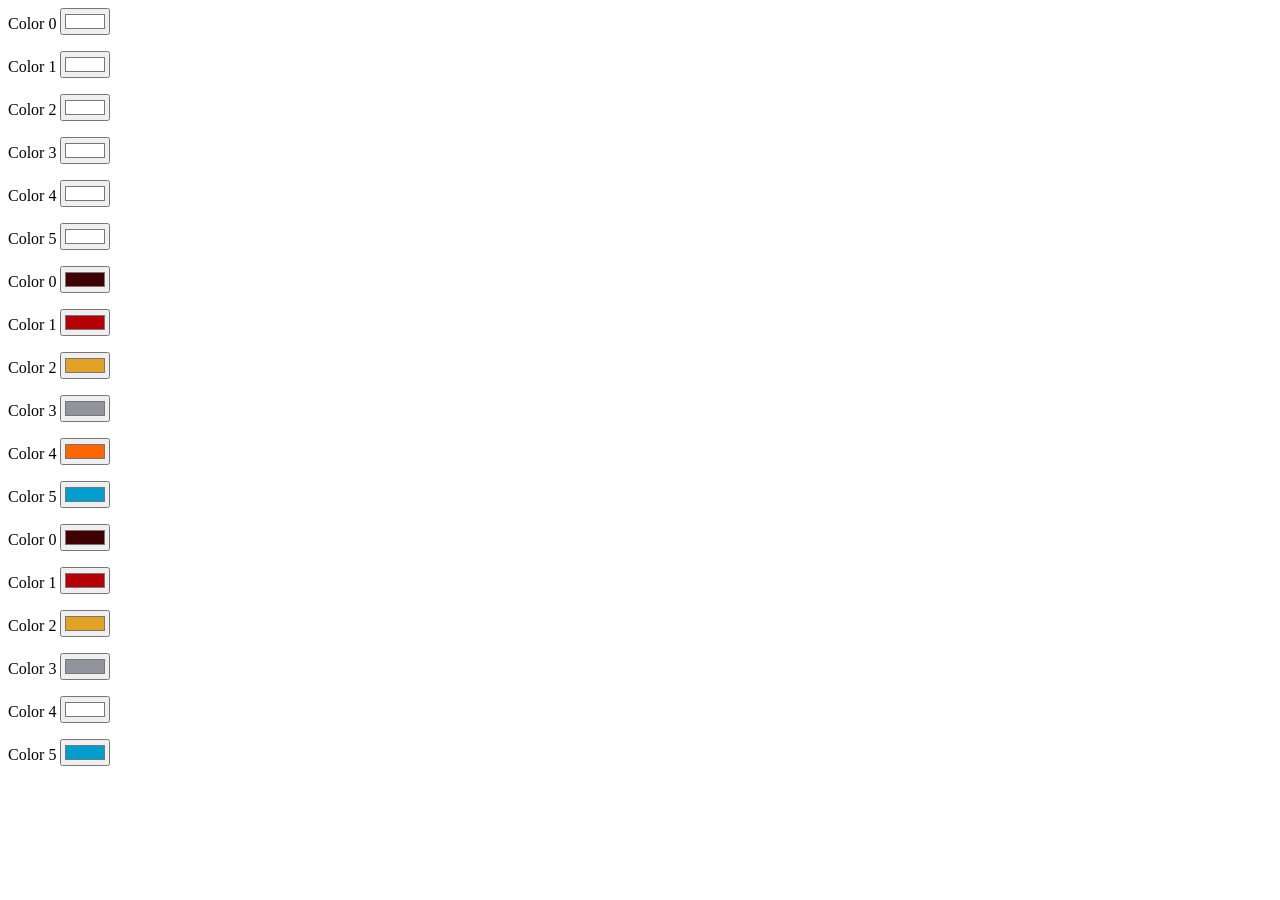
<file: fake.html>
<!DOCTYPE html>
<html lang="en">
<head>
    <meta charset="UTF-8">
    <meta http-equiv="X-UA-Compatible" content="IE=edge">
    <meta name="viewport" content="width=device-width, initial-scale=1.0">
    <title>Document</title>
</head>
<body>
    <!-- All colors are white -->
    <div class="container-fluid">
        <div class="row">
            <!--Color 0 -->
            <div class="col">
                <div class="mb-3 d-flex">
                    <span class="me-4">Color 0</span>
                    <input type="color" value="#ffffff" size="7" id="mainColor0"/>
                    <!-- 400002 ffffff -->
                </div>

                <ul id="listColors0" class="list-inline list-colors"></ul>
            </div>

            <!-- Color 1-->
            <div class="col">
                <div class="mb-3 d-flex">
                    <span class="me-4">Color 1</span>
                    <input type="color" value="#ffffff" size="7" id="mainColor1"/>
                    <!-- b50005 ffffff -->
                </div>

                <ul id="listColors1" class="list-inline list-colors"></ul>
            </div>

            <!-- Color 2-->
            <div class="col">
                <div class="mb-3 d-flex">
                    <span class="me-4">Color 2</span>
                    <input type="color" value="#ffffff" size="7" id="mainColor2"/>
                    <!-- e2a225 ffffff-->
                </div>

                <ul id="listColors2" class="list-inline list-colors"></ul>
            </div>

            <!--Color 3 -->
            <div class="col">
                <div class="mb-3 d-flex">
                    <span class="me-4">Color 3</span>
                    <input type="color" value="#ffffff" size="7" id="mainColor3"/>
                    <!-- 91949b ffffff -->
                </div>

                <ul id="listColors3" class="list-inline list-colors"></ul>
            </div>

            <!-- Color 4-->
            <div class="col">
                <div class="mb-3 d-flex">
                    <span class="me-4">Color 4</span>
                    <input type="color" value="#ffffff" size="7" id="mainColor4"/>
                    <!-- ff6600 ffffff -->
                </div>

                <ul id="listColors4" class="list-inline list-colors"></ul>
            </div>

            <!-- Color 5-->
            <div class="col">
                <div class="mb-3 d-flex">
                    <span class="me-4">Color 5</span>
                    <input type="color" value="#ffffff" size="7" id="mainColor5"/>
                    <!-- 009ece ffffff-->
                </div>
                <ul id="listColors5" class="list-inline list-colors"></ul>
            </div>
        </div>
    </div>

    <!-- All colors are standarded -->
    <div class="container-fluid">
        <div class="row">
            <!--Color 0 -->
            <div class="col">
                <div class="mb-3 d-flex">
                    <span class="me-4">Color 0</span>
                    <input type="color" value="#400002" size="7" id="mainColor0"/>
                    <!-- 400002 ffffff -->
                </div>

                <ul id="listColors0" class="list-inline list-colors"></ul>
            </div>

            <!-- Color 1-->
            <div class="col">
                <div class="mb-3 d-flex">
                    <span class="me-4">Color 1</span>
                    <input type="color" value="#b50005" size="7" id="mainColor1"/>
                    <!-- b50005 ffffff -->
                </div>

                <ul id="listColors1" class="list-inline list-colors"></ul>
            </div>

            <!-- Color 2-->
            <div class="col">
                <div class="mb-3 d-flex">
                    <span class="me-4">Color 2</span>
                    <input type="color" value="#e2a225" size="7" id="mainColor2"/>
                    <!-- e2a225 ffffff-->
                </div>

                <ul id="listColors2" class="list-inline list-colors"></ul>
            </div>

            <!--Color 3 -->
            <div class="col">
                <div class="mb-3 d-flex">
                    <span class="me-4">Color 3</span>
                    <input type="color" value="#91949b" size="7" id="mainColor3"/>
                    <!-- 91949b ffffff -->
                </div>

                <ul id="listColors3" class="list-inline list-colors"></ul>
            </div>

            <!-- Color 4-->
            <div class="col">
                <div class="mb-3 d-flex">
                    <span class="me-4">Color 4</span>
                    <input type="color" value="#ff6600" size="7" id="mainColor4"/>
                    <!-- ff6600 ffffff -->
                </div>

                <ul id="listColors4" class="list-inline list-colors"></ul>
            </div>

            <!-- Color 5-->
            <div class="col">
                <div class="mb-3 d-flex">
                    <span class="me-4">Color 5</span>
                    <input type="color" value="#009ece" size="7" id="mainColor5"/>
                    <!-- 009ece ffffff-->
                </div>
                <ul id="listColors5" class="list-inline list-colors"></ul>
            </div>
        </div>
    </div>

    <!-- The strong color is not good -->
    <div class="container-fluid">
        <div class="row">
            <!--Color 0 -->
            <div class="col">
                <div class="mb-3 d-flex">
                    <span class="me-4">Color 0</span>
                    <input type="color" value="#400002" size="7" id="mainColor0"/>
                    <!-- 400002 ffffff -->
                </div>

                <ul id="listColors0" class="list-inline list-colors"></ul>
            </div>

            <!-- Color 1-->
            <div class="col">
                <div class="mb-3 d-flex">
                    <span class="me-4">Color 1</span>
                    <input type="color" value="#b50005" size="7" id="mainColor1"/>
                    <!-- b50005 ffffff -->
                </div>

                <ul id="listColors1" class="list-inline list-colors"></ul>
            </div>

            <!-- Color 2-->
            <div class="col">
                <div class="mb-3 d-flex">
                    <span class="me-4">Color 2</span>
                    <input type="color" value="#e2a225" size="7" id="mainColor2"/>
                    <!-- e2a225 ffffff-->
                </div>

                <ul id="listColors2" class="list-inline list-colors"></ul>
            </div>

            <!--Color 3 -->
            <div class="col">
                <div class="mb-3 d-flex">
                    <span class="me-4">Color 3</span>
                    <input type="color" value="#91949b" size="7" id="mainColor3"/>
                    <!-- 91949b ffffff -->
                </div>

                <ul id="listColors3" class="list-inline list-colors"></ul>
            </div>

            <!-- Color 4-->
            <div class="col">
                <div class="mb-3 d-flex">
                    <span class="me-4">Color 4</span>
                    <input type="color" value="#ffffff" size="7" id="mainColor4"/>
                    <!-- ff6600 ffffff -->
                </div>

                <ul id="listColors4" class="list-inline list-colors"></ul>
            </div>

            <!-- Color 5-->
            <div class="col">
                <div class="mb-3 d-flex">
                    <span class="me-4">Color 5</span>
                    <input type="color" value="#009ece" size="7" id="mainColor5"/>
                    <!-- 009ece ffffff-->
                </div>
                <ul id="listColors5" class="list-inline list-colors"></ul>
            </div>
        </div>
    </div>
</body>
</html>
</file>
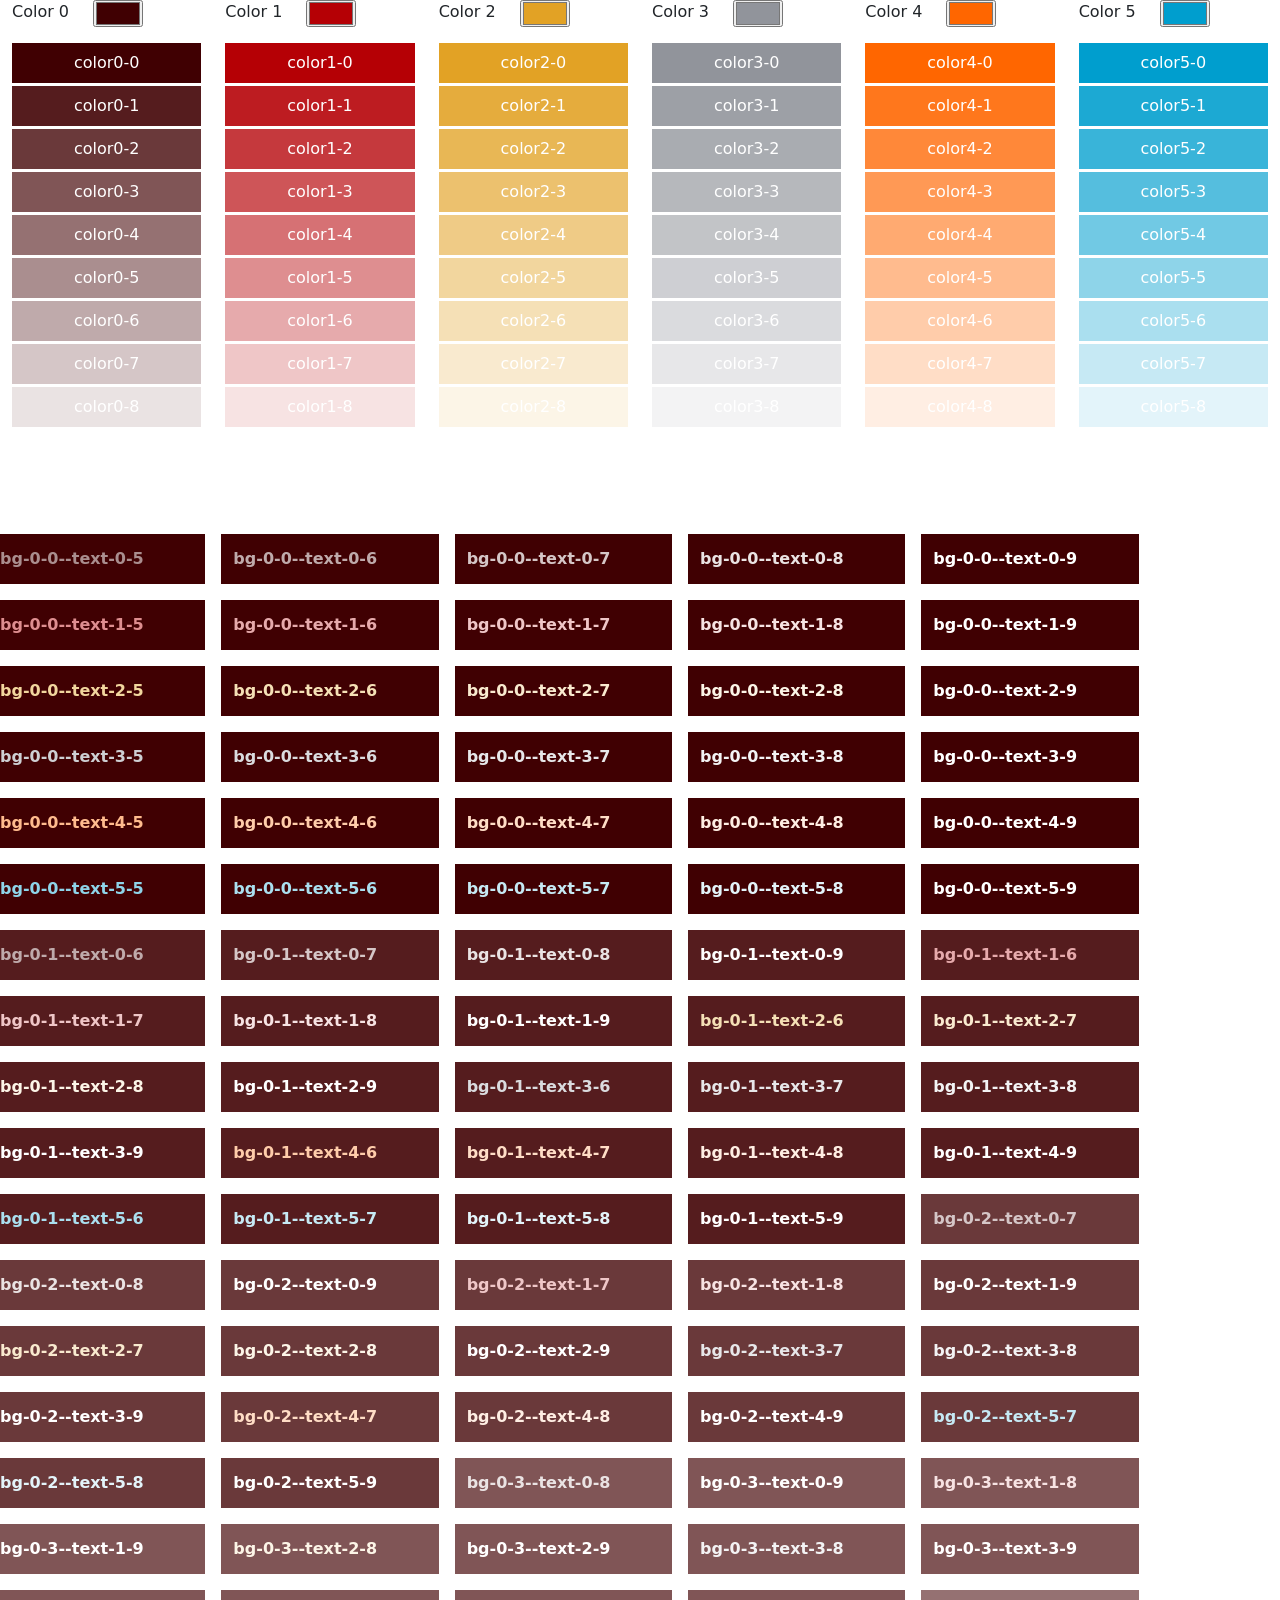
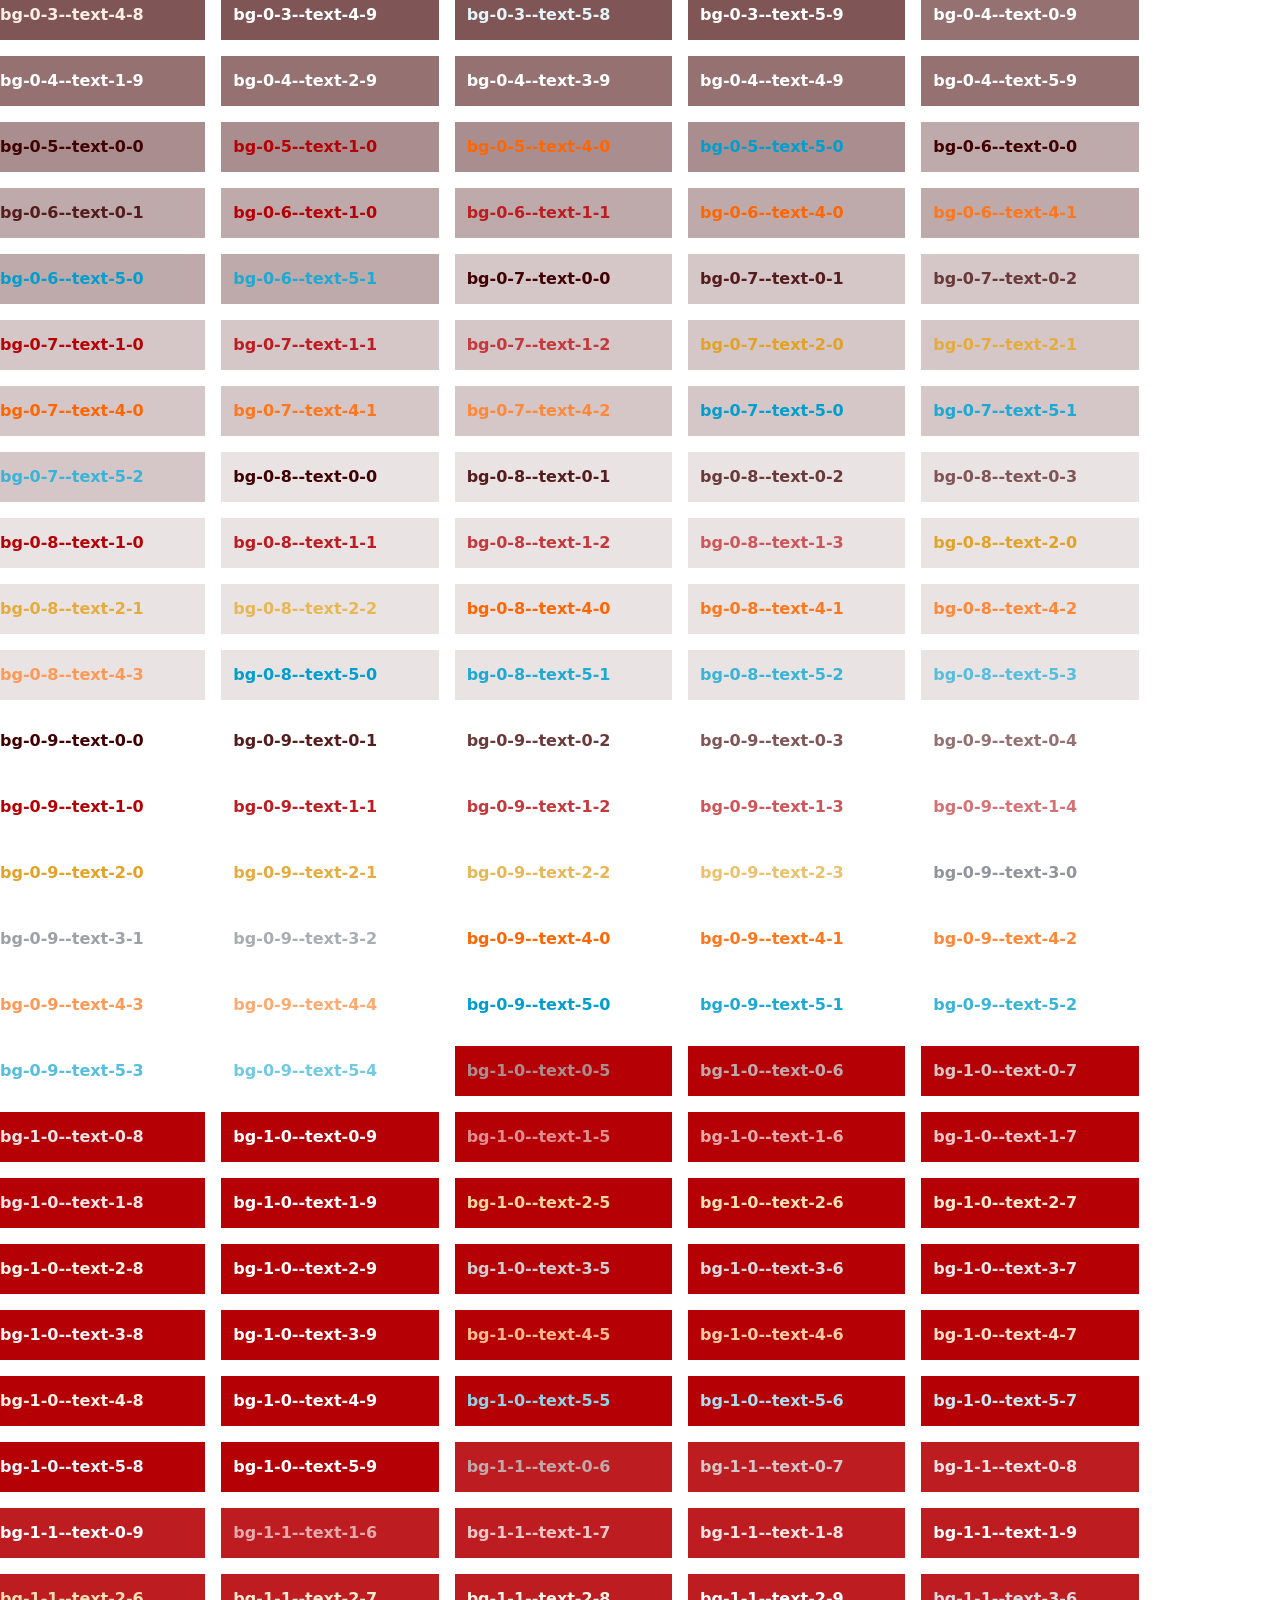
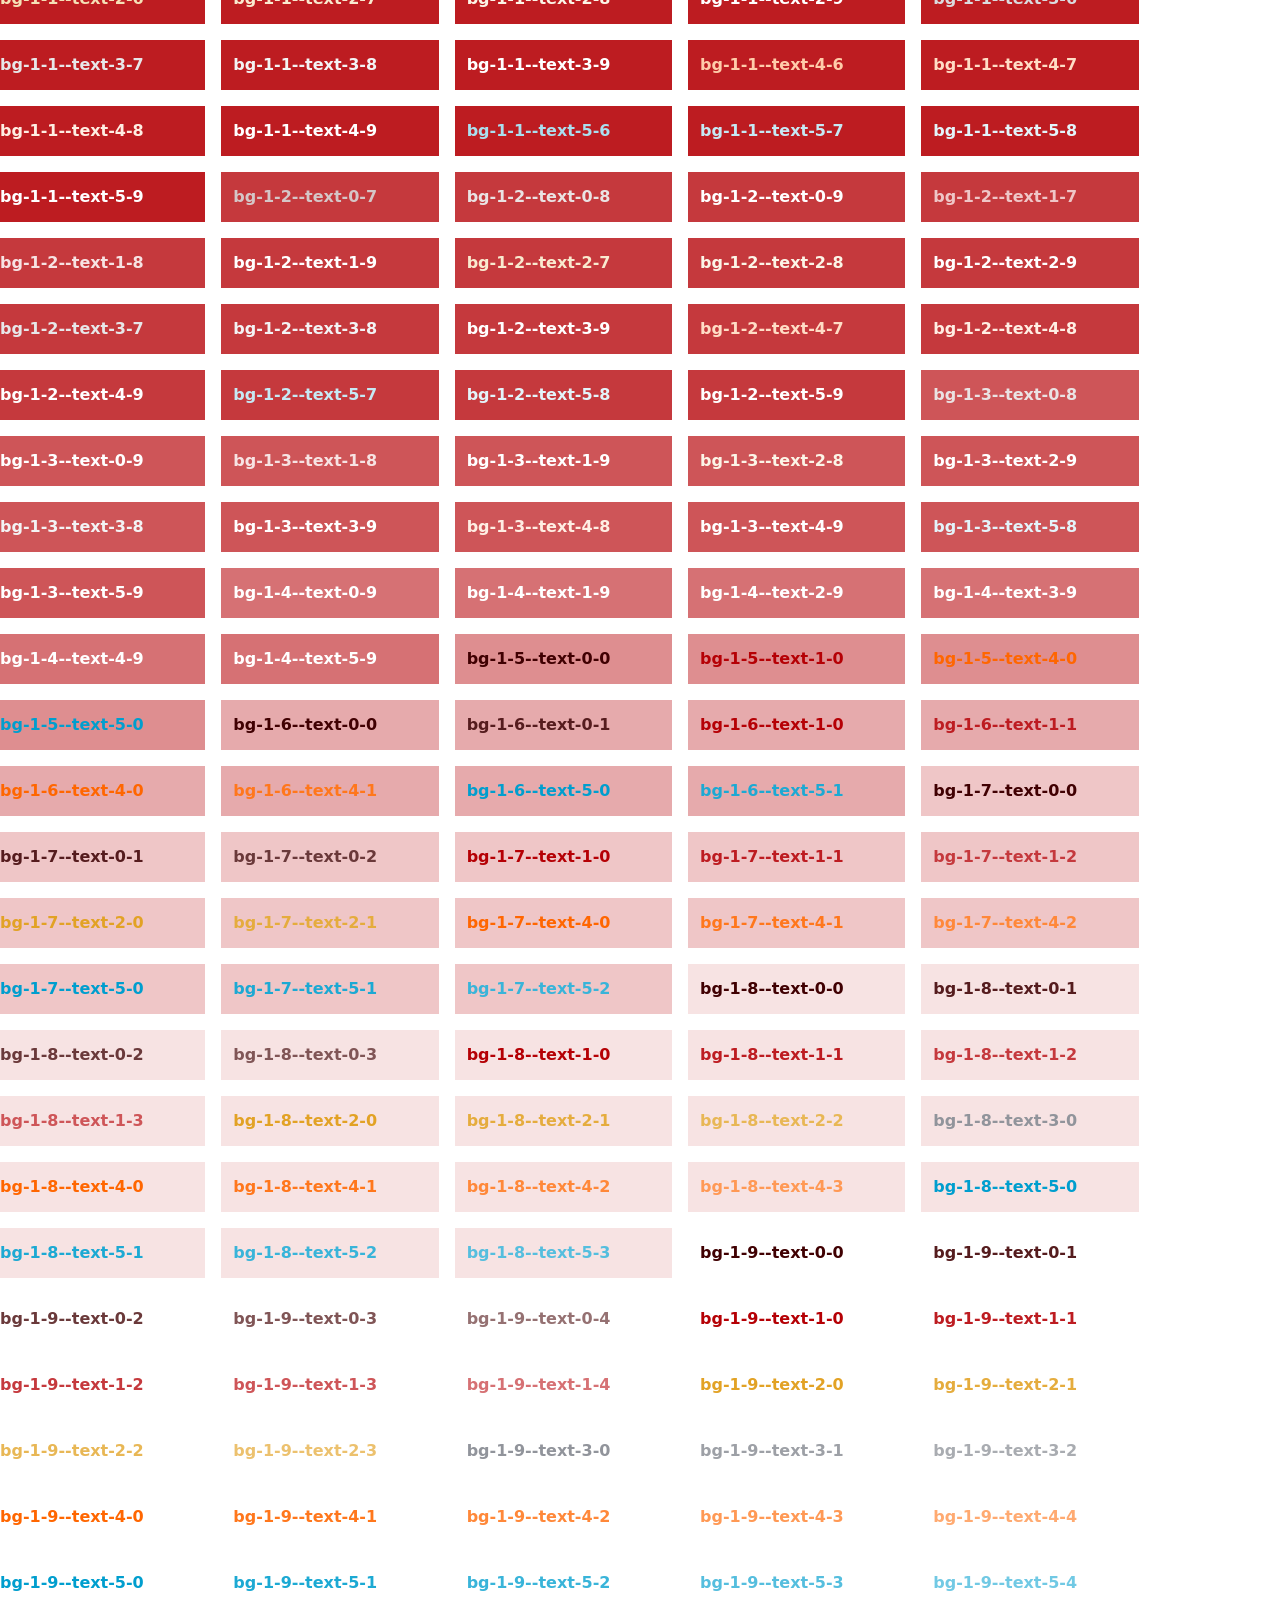
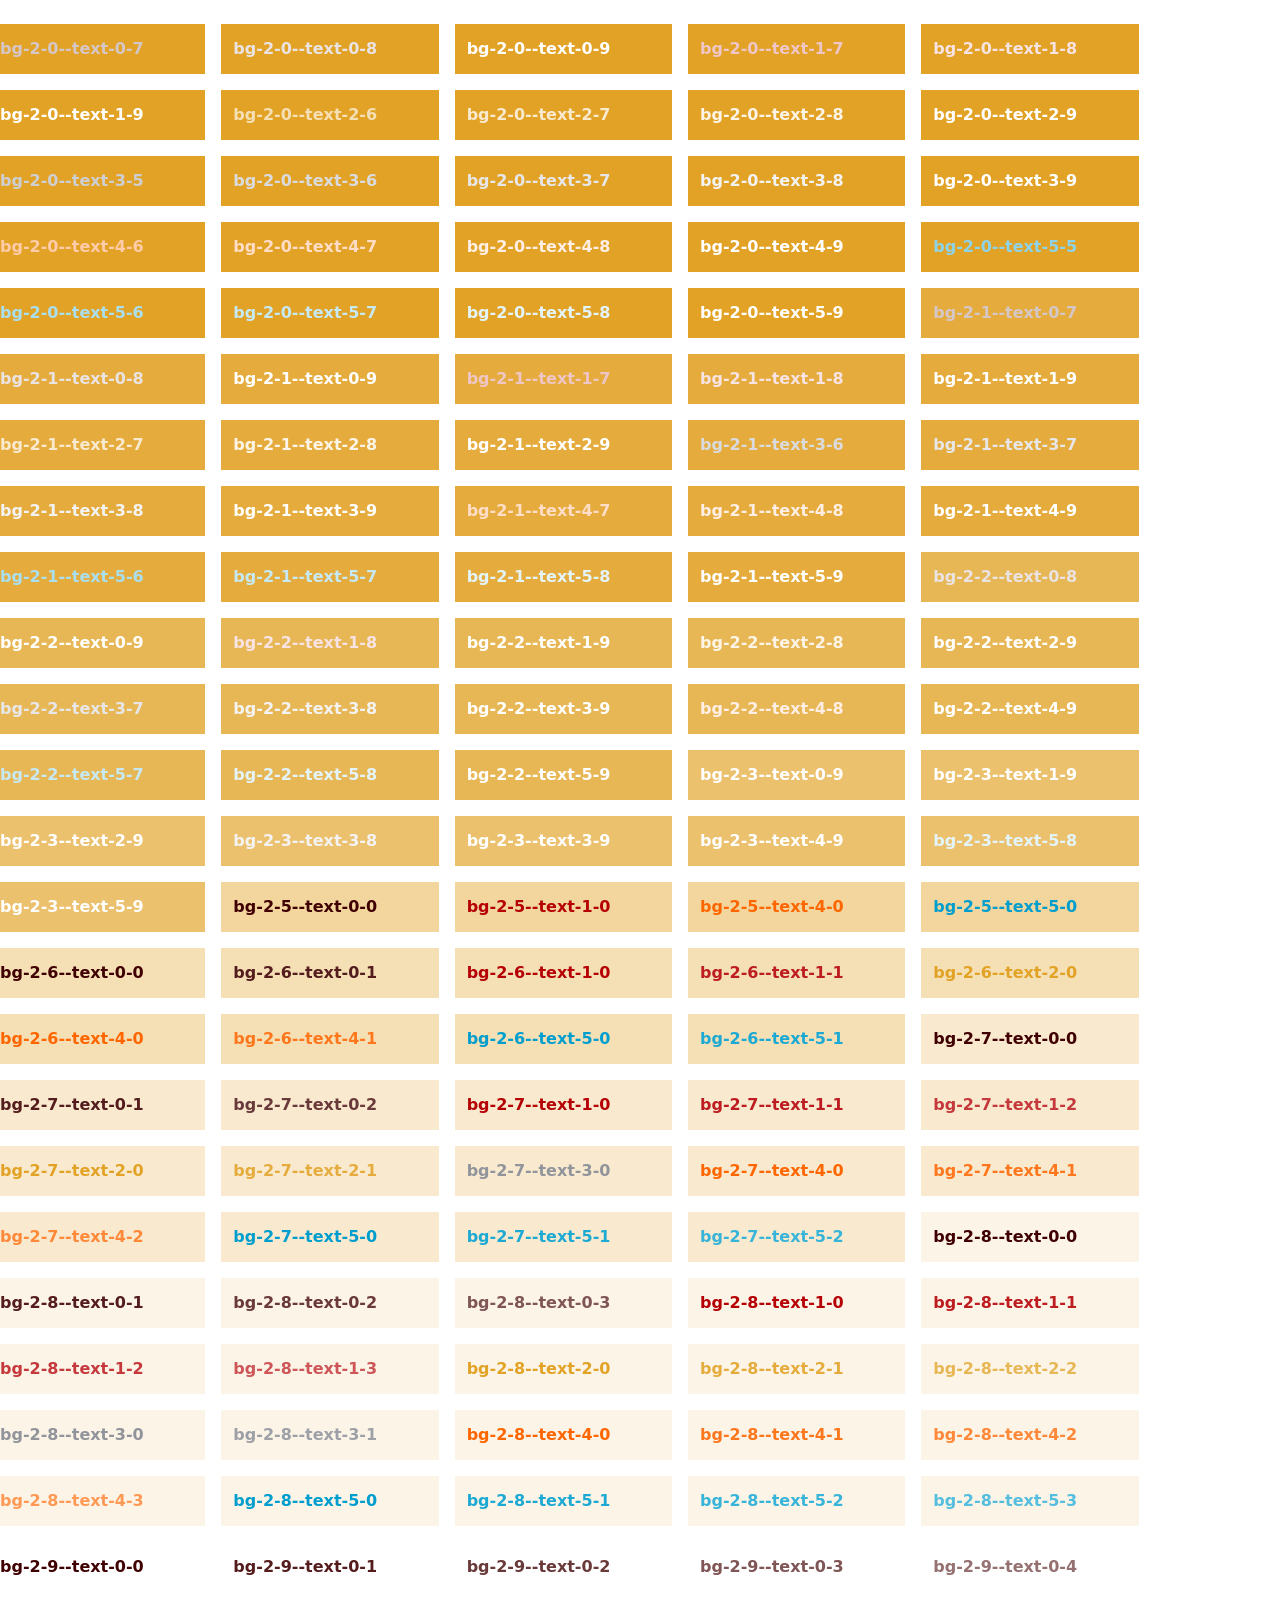
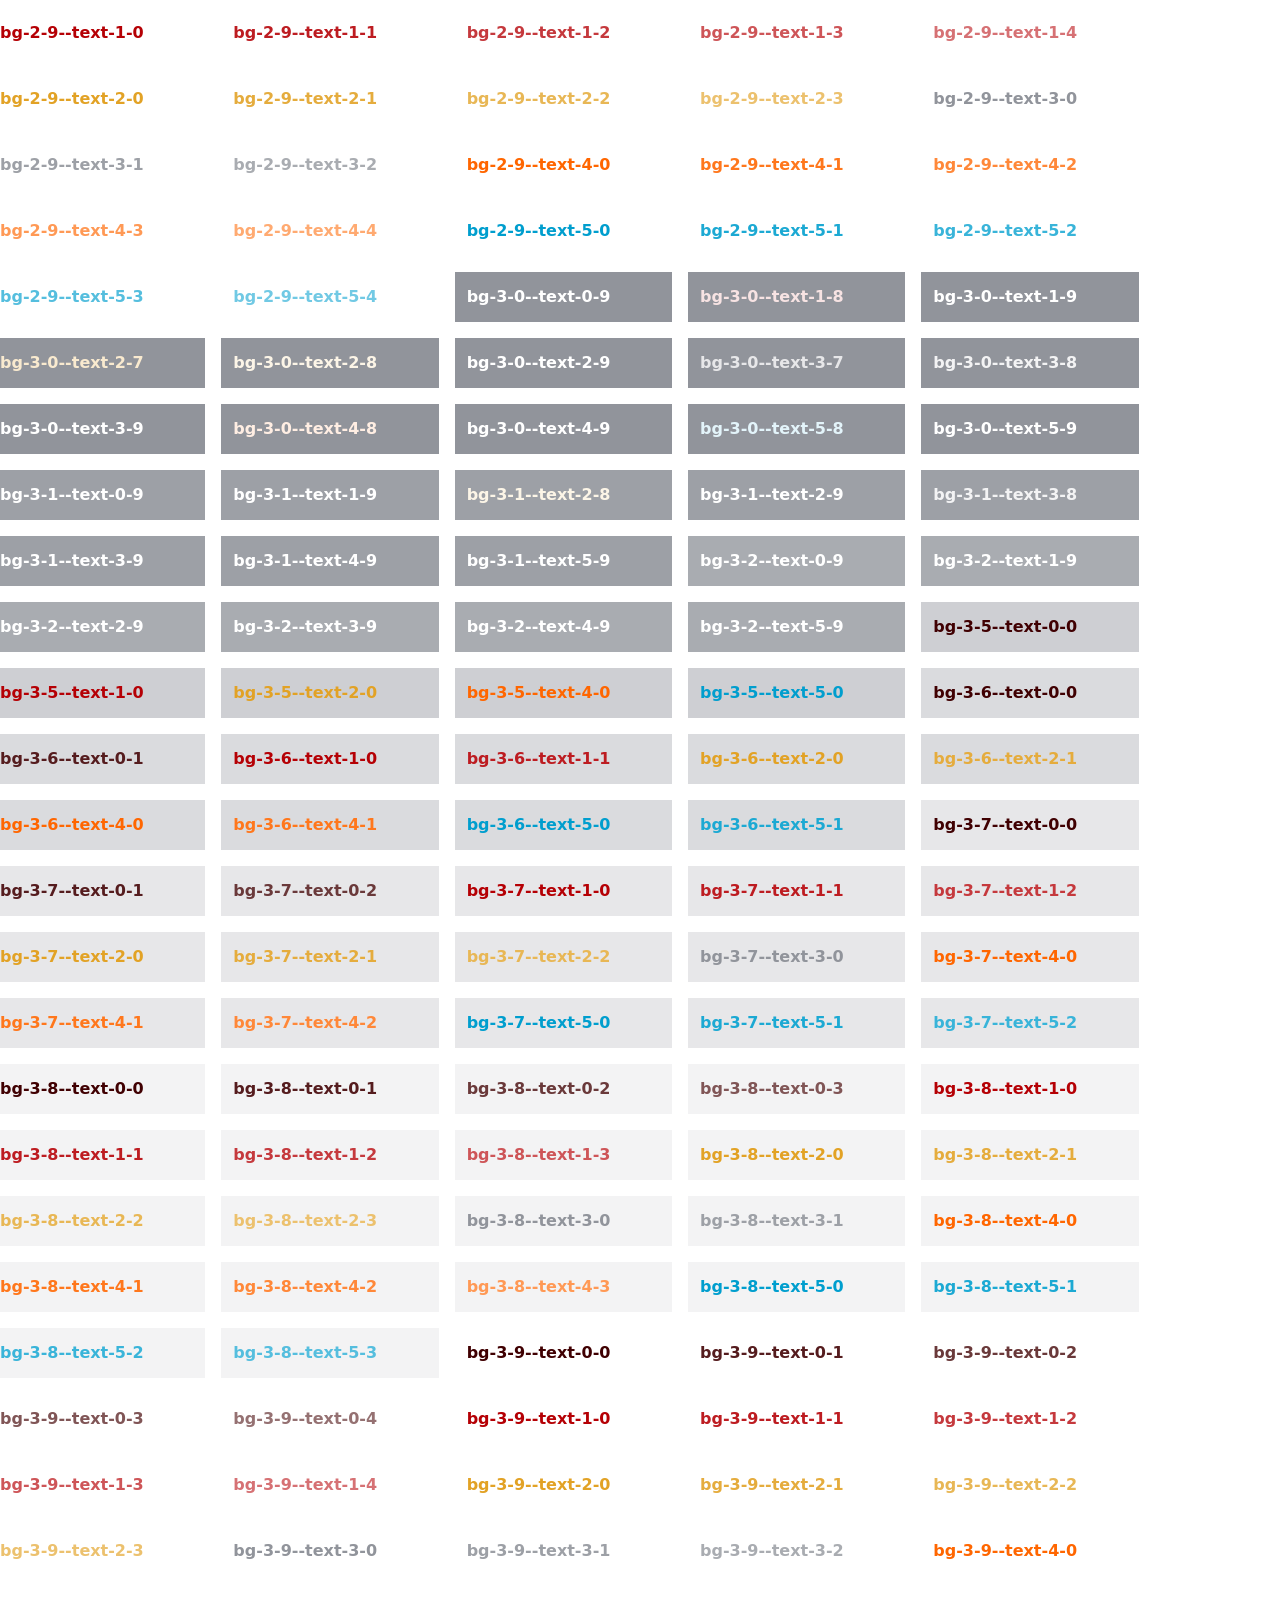
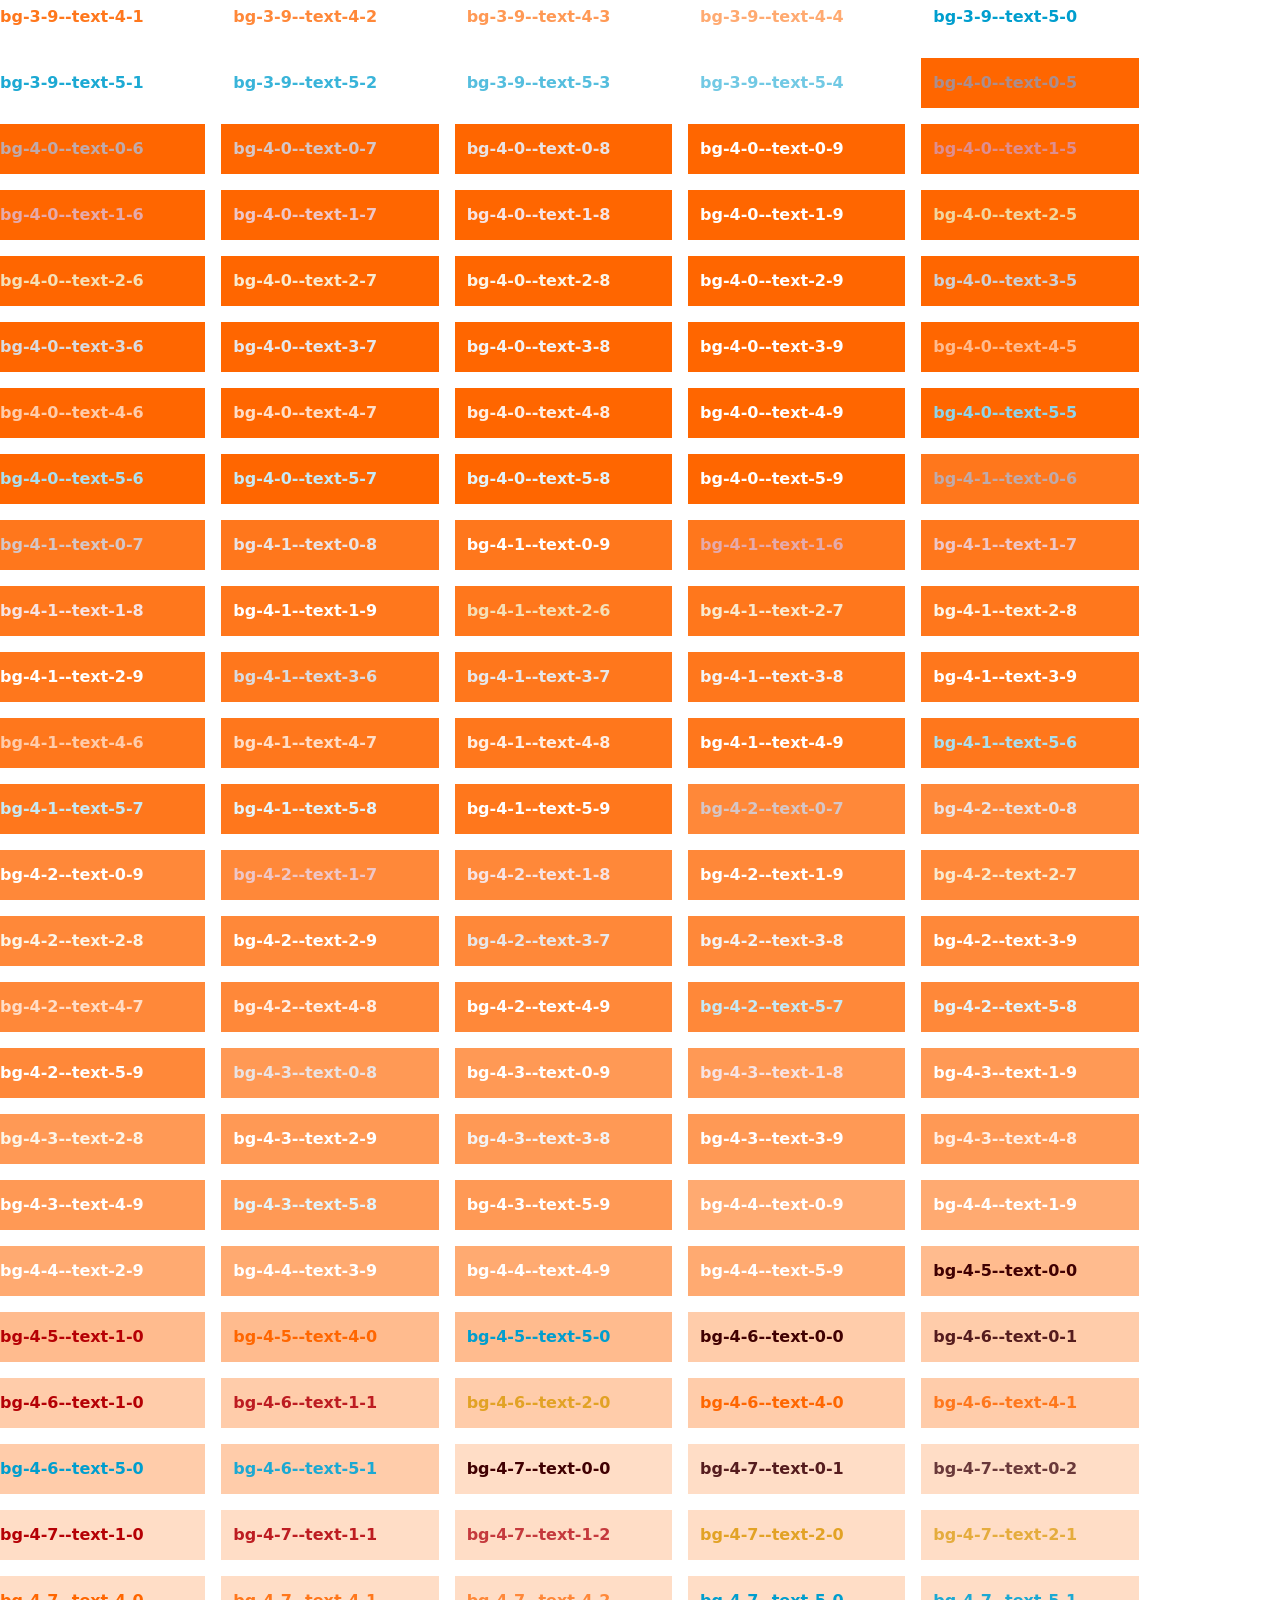
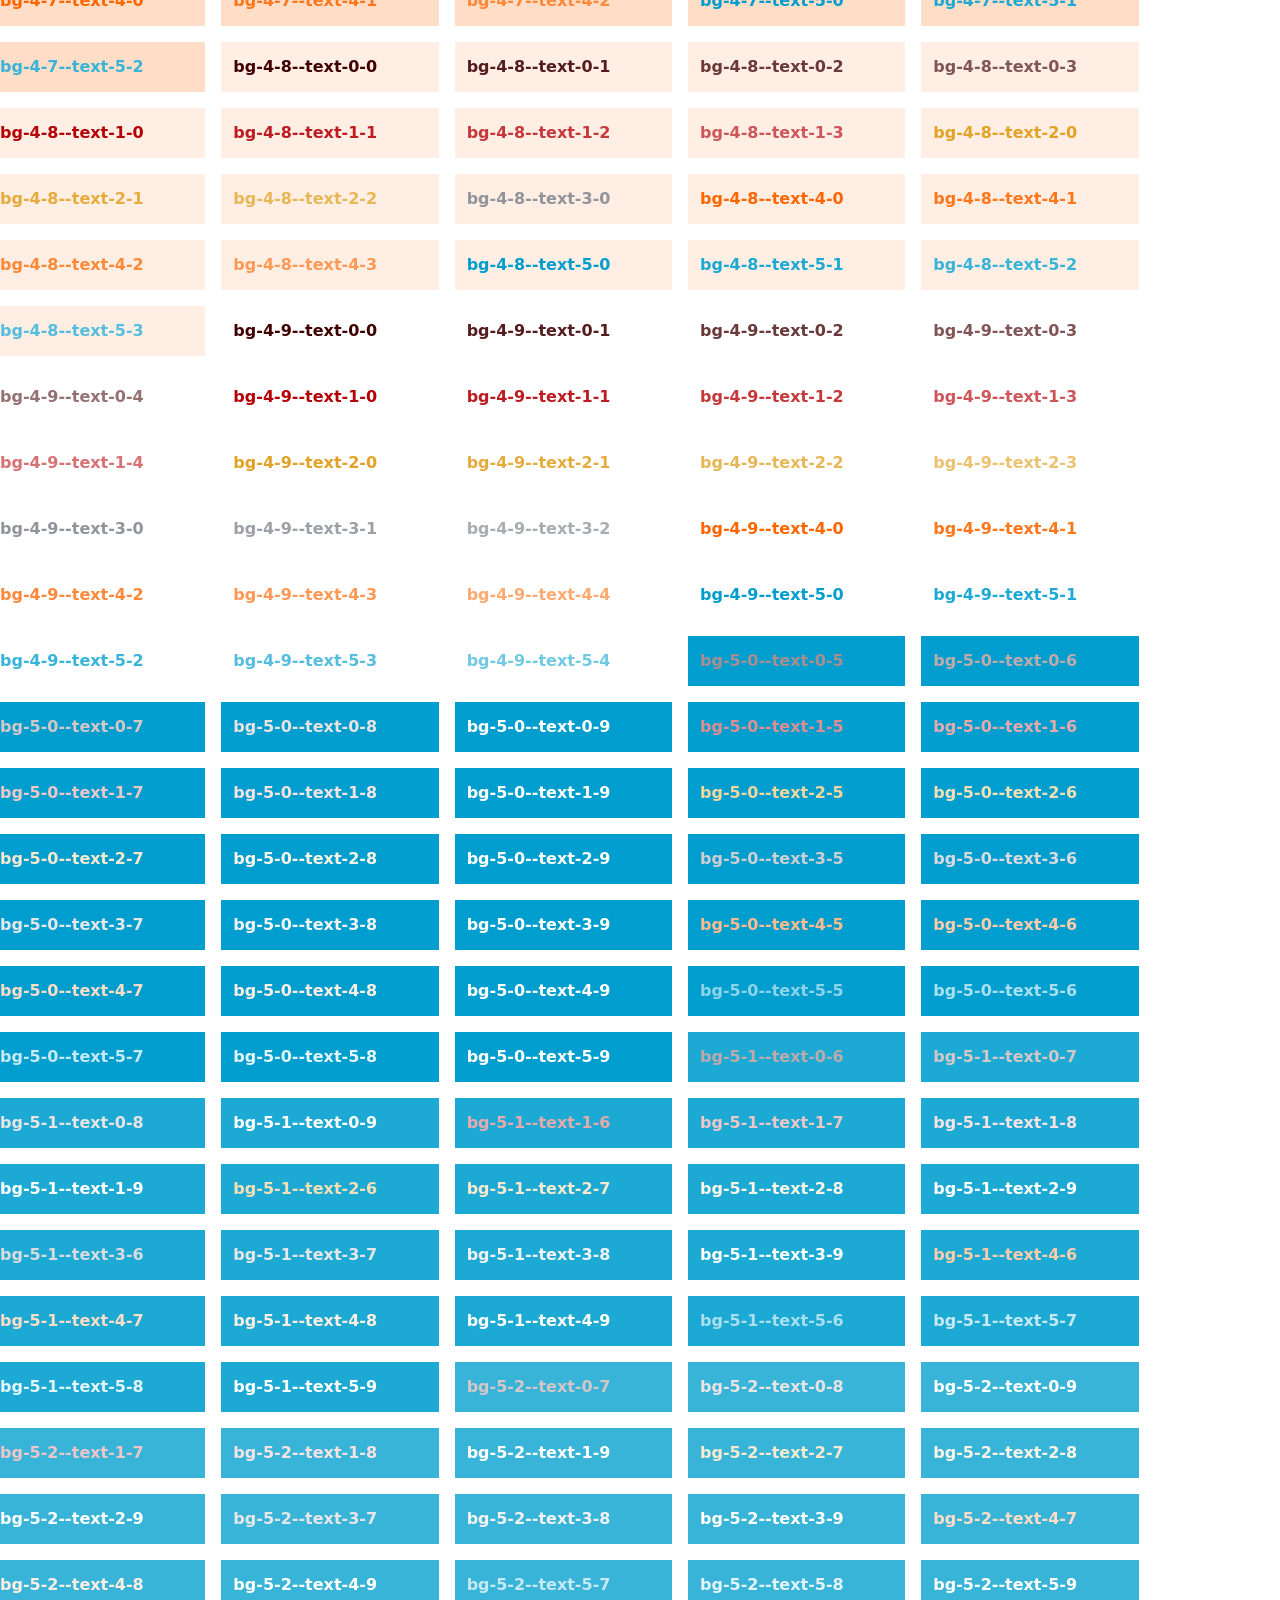
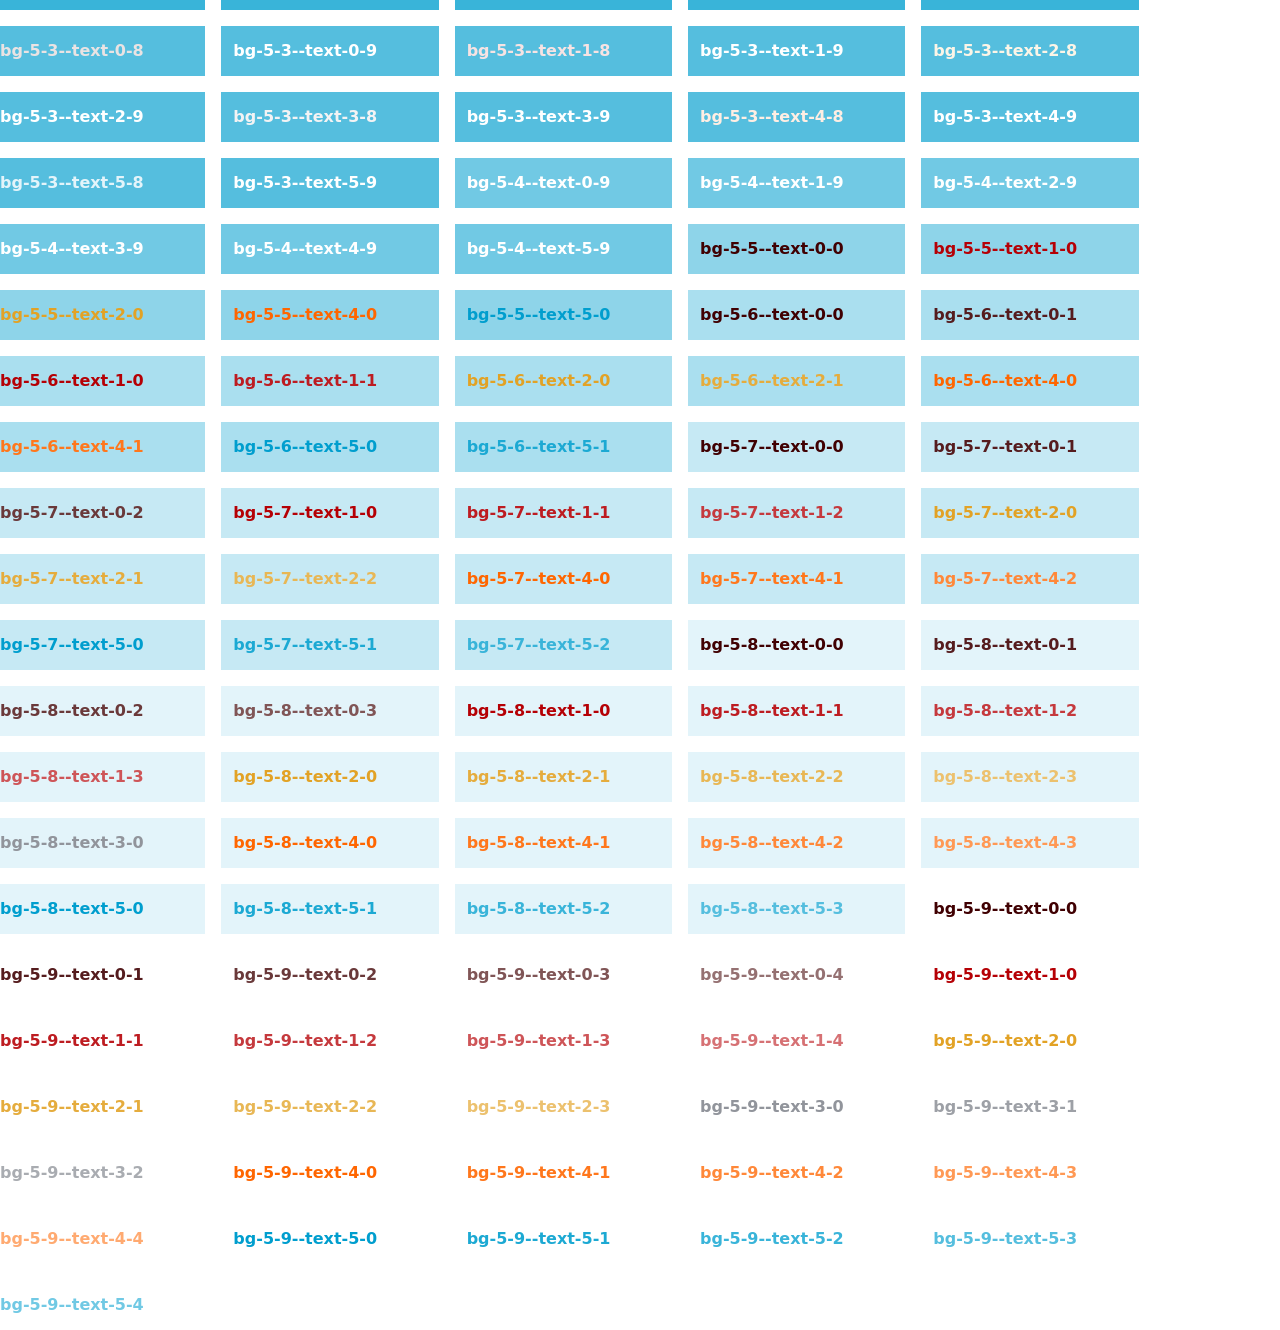
<file: render-list-colors.html>
<!DOCTYPE html>
<html lang="en">
<head>
    <meta charset="UTF-8">
    <meta http-equiv="X-UA-Compatible" content="IE=edge">
    <meta name="viewport" content="width=device-width, initial-scale=1.0">
    <title>Document</title>

    <link rel="stylesheet" href="https://cdn.jsdelivr.net/npm/bootstrap@5.3.0-alpha3/dist/css/bootstrap.min.css">
    <link rel="stylesheet" href="./style.css">
</head>
<body>

    <!-- All colors are standarded -->
    <div class="container-fluid">
        <div class="row">
            <!--Color 0 -->
            <div class="col">
                <div class="mb-3 d-flex">
                    <span class="me-4">Color 0</span>
                    <input type="color" value="#400002" size="7" id="mainColor0"/>
                    <!-- 400002 004208 240042 ffffff -->
                </div>

                <ul id="listColors0" class="list-inline list-colors"></ul>
            </div>

            <!-- Color 1-->
            <div class="col">
                <div class="mb-3 d-flex">
                    <span class="me-4">Color 1</span>
                    <input type="color" value="#b50005" size="7" id="mainColor1"/>
                    <!-- b50005 ffffff -->
                </div>

                <ul id="listColors1" class="list-inline list-colors"></ul>
            </div>

            <!-- Color 2-->
            <div class="col">
                <div class="mb-3 d-flex">
                    <span class="me-4">Color 2</span>
                    <input type="color" value="#e2a225" size="7" id="mainColor2"/>
                    <!-- e2a225 ffffff-->
                </div>

                <ul id="listColors2" class="list-inline list-colors"></ul>
            </div>

            <!--Color 3 -->
            <div class="col">
                <div class="mb-3 d-flex">
                    <span class="me-4">Color 3</span>
                    <input type="color" value="#91949b" size="7" id="mainColor3"/>
                    <!-- 91949b ffffff -->
                </div>

                <ul id="listColors3" class="list-inline list-colors"></ul>
            </div>

            <!-- Color 4-->
            <div class="col">
                <div class="mb-3 d-flex">
                    <span class="me-4">Color 4</span>
                    <input type="color" value="#ff6600" size="7" id="mainColor4"/>
                    <!-- ff6600 ffffff -->
                </div>

                <ul id="listColors4" class="list-inline list-colors"></ul>
            </div>

            <!-- Color 5-->
            <div class="col">
                <div class="mb-3 d-flex">
                    <span class="me-4">Color 5</span>
                    <input type="color" value="#009ece" size="7" id="mainColor5"/>
                    <!-- 009ece ffffff-->
                </div>
                <ul id="listColors5" class="list-inline list-colors"></ul>
            </div>
        </div>
    </div>

    <div id="listColors0000" class="mt-5 row list-colors"></div>

    <script src="https://code.jquery.com/jquery-3.6.4.js"></script>
    <script src="./js/render-list-colors.js"></script>
</body>
</html>
</file>
<file: style.css>
.list-colors .color-item {
    width: 100%;
    line-height: 40px;
    text-align: center;
}

.list-colors .color-item+.color-item {
    margin-top: 3px;
}

.list-colors {
    gap: 16px;
}

.color-picker {
    line-height: 50px;
    font-weight: 700;
}
</file>
<file: style/demo-page.css>
body {
    font-size: 13px;
    font-family: 'Roboto', sans-serif;
    background-color: #f1f3f7;
}

button {
    font-size: inherit!important;
    font-weight: inherit!important;
}

.btn:disabled {
    border-color: transparent;
}

svg {
    fill: currentColor;
}

.line-height-1 {
    line-height: 1;
}

.border-right {
    border-right: 1px solid rgba(51,78,106,.1)!important;
}

.border-left {
    border-left: 1px solid rgba(51,78,106,.1)!important;
}

.border-top {
    border-top: 1px solid rgba(51,78,106,.1)!important;
}

.border-bottom {
    border-bottom: 1px solid rgba(51,78,106,.1)!important;
}

.flex-1 {
    flex: 1;
}

/* Left Menu */
.group-buttons {
    gap: 4px;
}

.group-buttons .btn-control{
    width: calc((100% - 4px) / 2);
}

.group-buttons .btn-control.btn-control--full{
    width: 100%;
    box-shadow: rgba(0, 0, 0, 0.15) 1.95px 1.95px 2.6px;
}

.menu-tab .rounded-top {
    border-bottom-left-radius: 0;
    border-bottom-right-radius: 0;
}

.menu .menu-item {
    line-height: 34px;
}

.menu .icon {
    width: 16px;
}

/* Main Content */

.group-event {
    font-size: 11px;
}

.group-event__title {
    line-height: 36px;
}

.group-event__title .icon{
    width: 24px;
}

.group-event__type {
    border-radius: 3px;
}

.group-event__header .time-column,
.group-event__header .more-market-column,
.group-events .time-column,
.group-events .more-market-column{
    width: 55px;
}

.group-event__header .favorite-column,
.group-events  .favorite-column {
    width: 30px;
}

.group-event__header .bet-group-column, {
    width: 30%;
}

.group-event__header .bet-type-column,
.group-events .bet-type-column {
    width: 10%;
}

.group-events .opponent-column {
    font-weight: 500;
}

.group-events .bet-type-column .odd-number {
    gap: 10px;
}

.league-event-header svg,
.group-event__header svg,
.group-events svg {
    fill: none;
    width: 16px;
}


.bg-default {
    background-color: #fff;
    color: #000;
}
</file>
